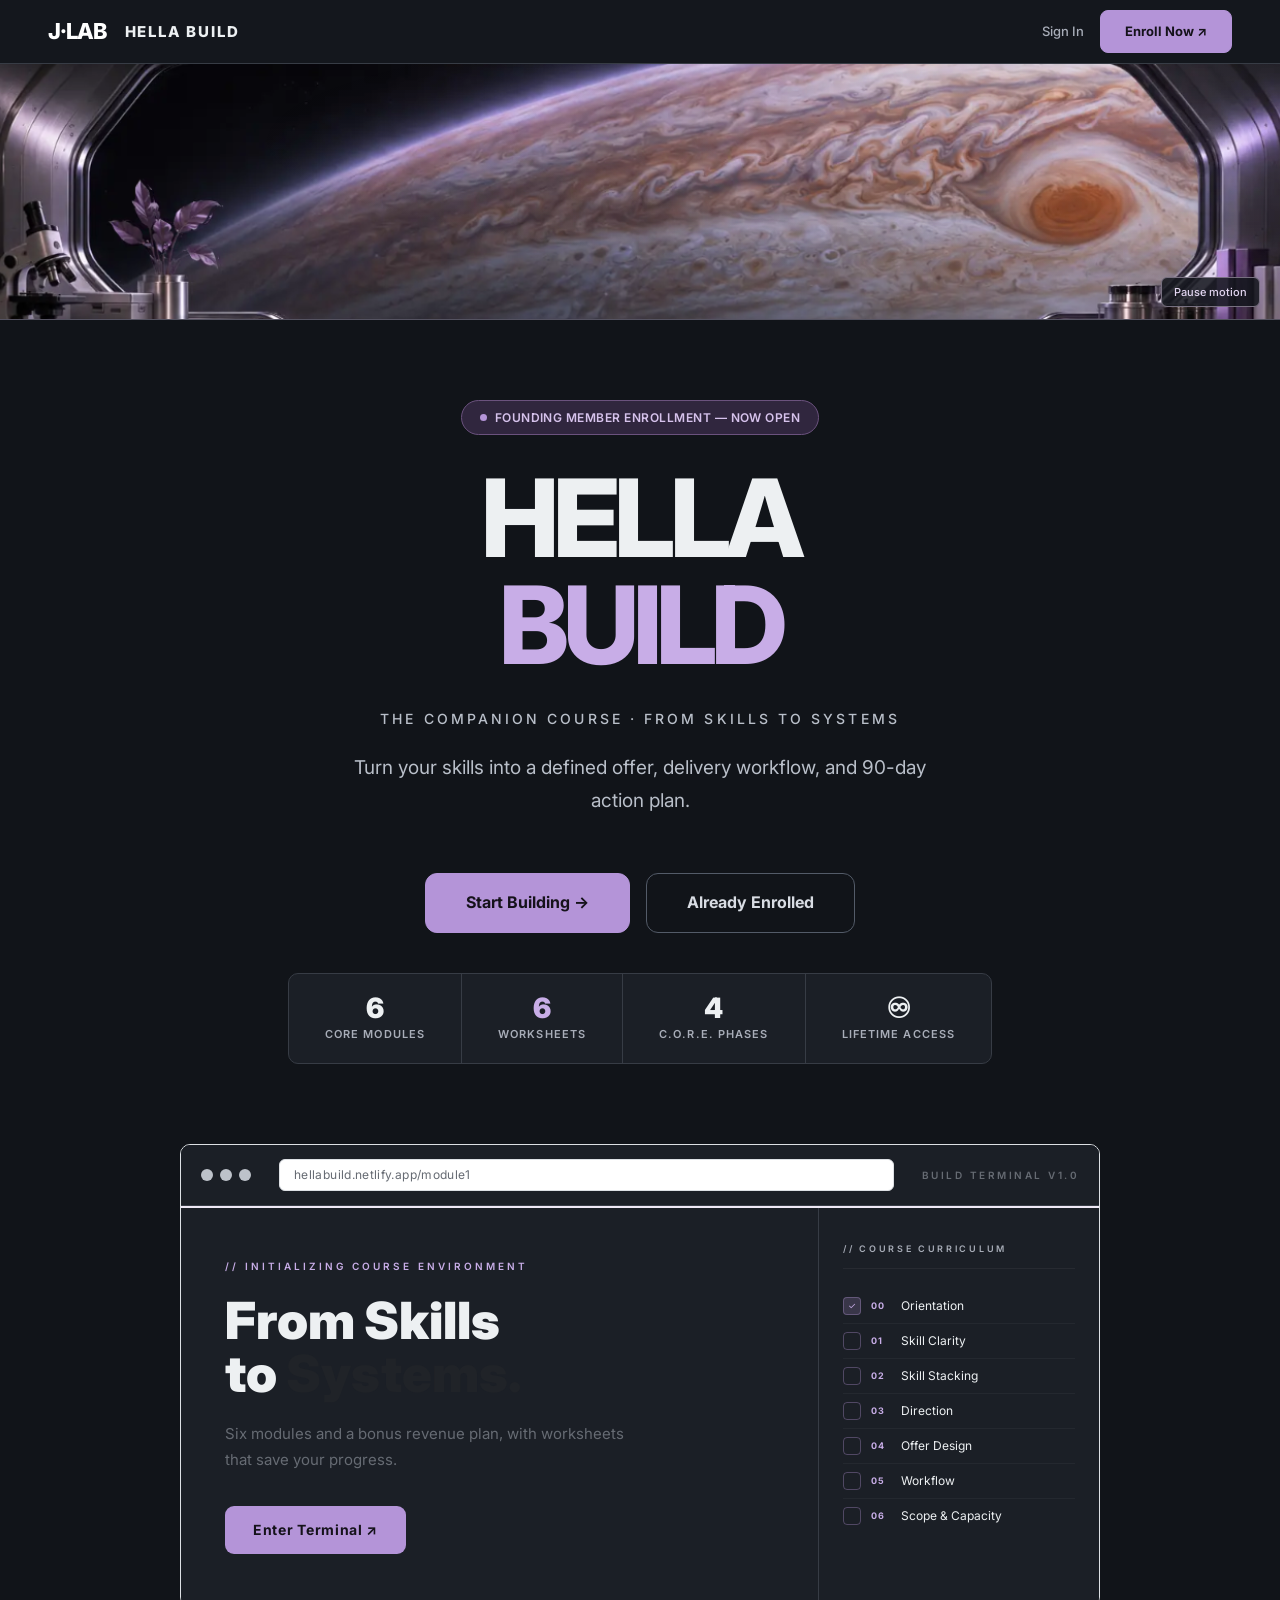
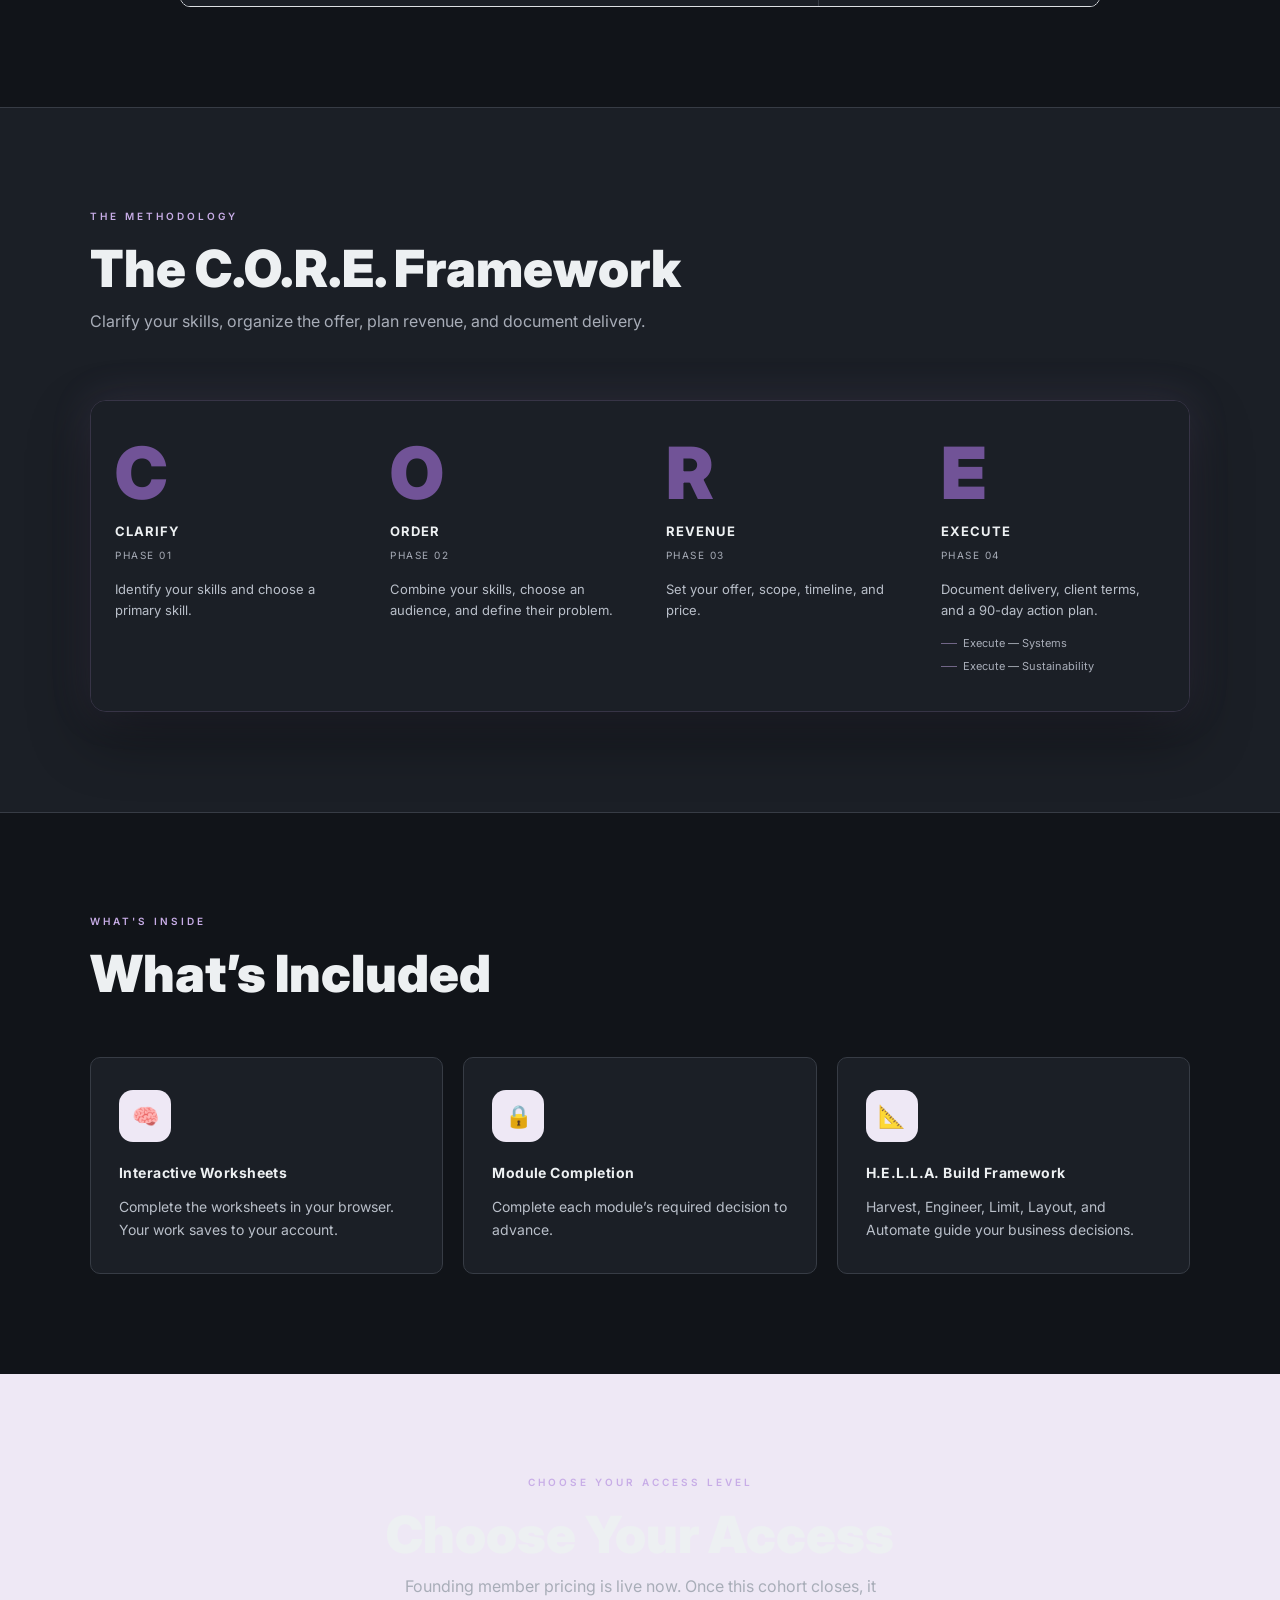
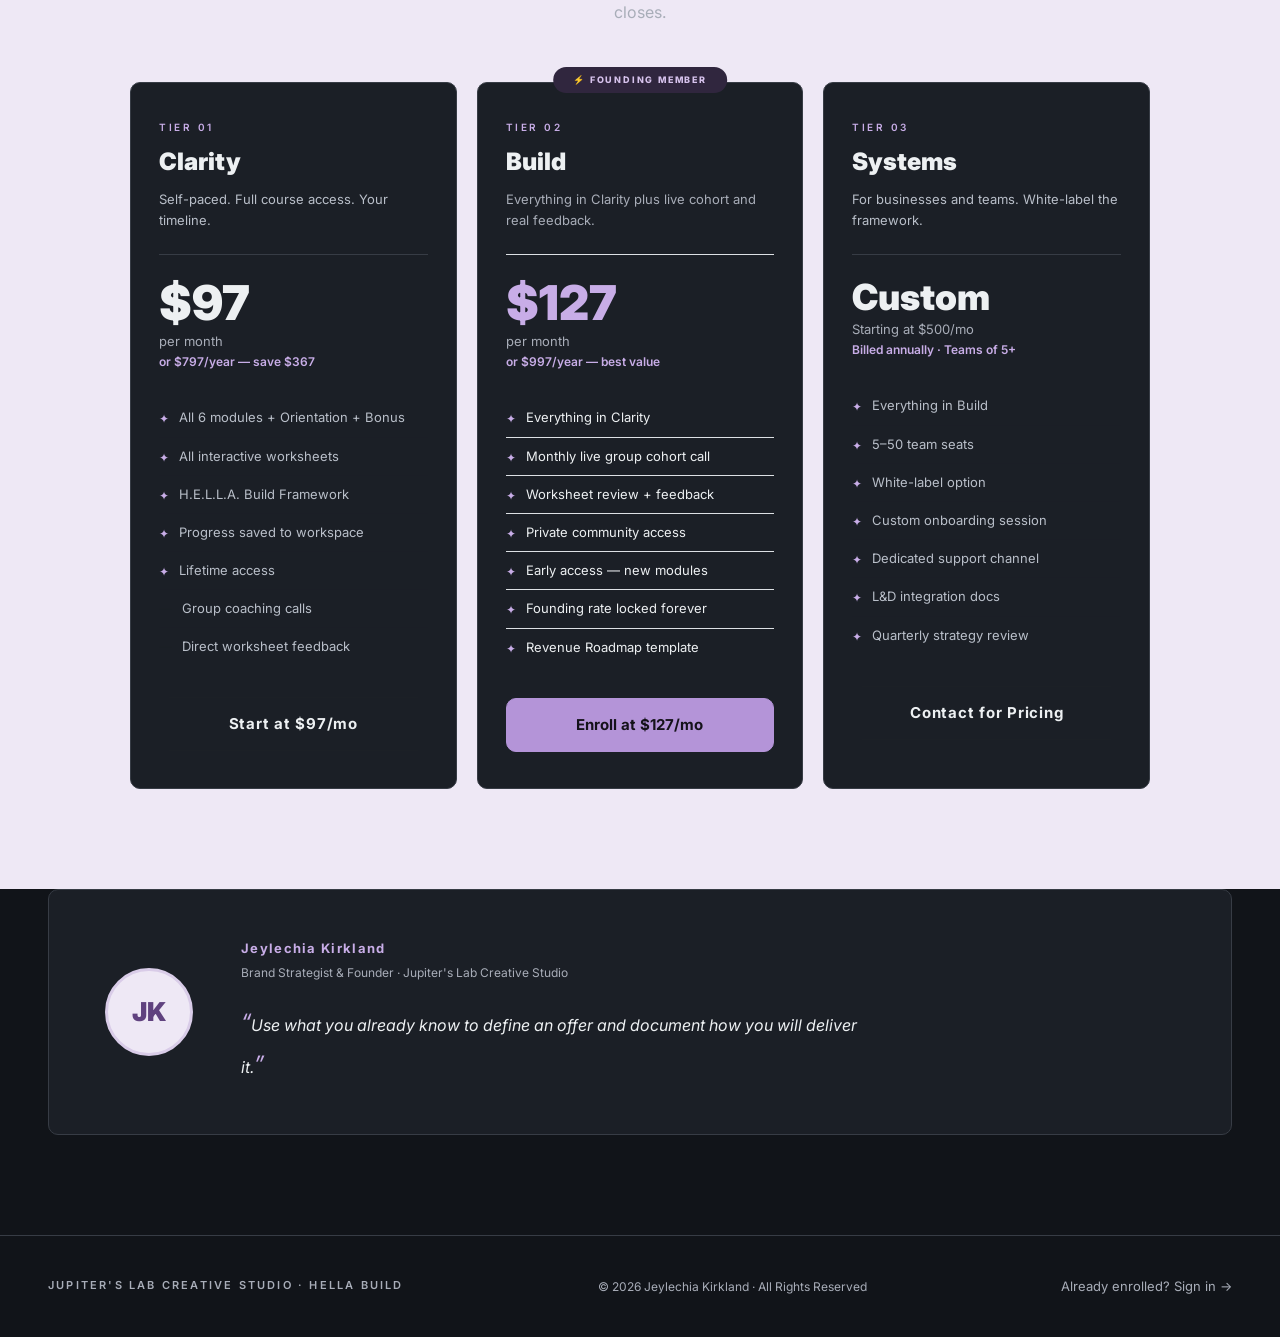
<file: index.html>
<!DOCTYPE html>
<html lang="en">
<head>
<meta charset="UTF-8">
<meta name="viewport" content="width=device-width, initial-scale=1.0">
<title>Hella Build — From Skills to Systems</title>
<link href="https://fonts.googleapis.com/css2?family=Orbitron:wght@400;500;600;700;800;900&family=Outfit:wght@300;400;500;600;700&display=swap" rel="stylesheet">
<style>
:root {
  --navy:#202328; --navy2:#F3F4F5;
  --gold:#715397; --gold2:#B494D8;
  --cyan:#715397; --white:#FFFFFF;
  --off:#F3F4F5; --text:#202328; --muted:#666B73;
  --border:rgba(32,35,40,0.1);
}
*,*::before,*::after{margin:0;padding:0;box-sizing:border-box;}
html{scroll-behavior:smooth;}
body{background:var(--off);color:var(--text);font-family:'Inter',sans-serif;font-size:16px;line-height:1.6;overflow-x:hidden;-webkit-font-smoothing:antialiased;}
body::before{content:'';position:fixed;inset:0;background-image:linear-gradient(rgba(32,35,40,.04) 1px,transparent 1px),linear-gradient(90deg,rgba(32,35,40,.04) 1px,transparent 1px);background-size:48px 48px;pointer-events:none;z-index:0;}

/* NAV */
nav{position:sticky;top:0;z-index:200;background:rgba(245,243,238,.9);backdrop-filter:blur(24px);-webkit-backdrop-filter:blur(24px);border-bottom:1px solid var(--border);padding:0 48px;height:68px;display:flex;align-items:center;justify-content:space-between;}
.nav-brand{display:flex;align-items:center;gap:12px;text-decoration:none;}
.nav-mark{width:38px;height:38px;border-radius:10px;background:#1B1F26;display:flex;align-items:center;justify-content:center;font-family:'Inter',sans-serif;font-size:12px;font-weight:800;color:var(--gold);}
.nav-name{font-family:'Inter',sans-serif;font-size:13px;font-weight:700;color:var(--navy);letter-spacing:.1em;}
.nav-sub{font-size:10px;color:var(--muted);letter-spacing:.1em;text-transform:uppercase;}
.nav-actions{display:flex;align-items:center;gap:16px;}
.nav-ghost{font-size:13px;font-weight:500;color:var(--muted);text-decoration:none;transition:color .2s;}
.nav-ghost:hover{color:var(--navy);}
.nav-btn{display:inline-flex;align-items:center;gap:6px;font-family:'Inter',sans-serif;font-size:13px;font-weight:700;letter-spacing:.06em;padding:10px 24px;border-radius:8px;background:#1B1F26;color:var(--gold);text-decoration:none;border:none;cursor:pointer;box-shadow:0 4px 16px rgba(32,35,40,.2);transition:all .2s;}
.nav-btn:hover{transform:translateY(-1px);box-shadow:0 8px 24px rgba(32,35,40,.28);}

/* HERO */
.hero{position:relative;z-index:1;padding:100px 48px 80px;text-align:center;overflow:hidden;}
.hero-ghost{position:absolute;top:50%;left:50%;transform:translate(-50%,-54%);font-family:'Inter',sans-serif;font-size:clamp(100px,16vw,220px);font-weight:900;color:rgba(32,35,40,.04);white-space:nowrap;pointer-events:none;letter-spacing:-.03em;line-height:1;user-select:none;}
.orb{position:absolute;border-radius:50%;pointer-events:none;filter:blur(80px);}
.orb-gold{width:400px;height:400px;background:rgba(180,148,216,.12);top:-80px;right:-60px;}
.orb-cyan{width:360px;height:360px;background:rgba(180,148,216,.08);bottom:-40px;left:-60px;}
.hero-pill{display:inline-flex;align-items:center;gap:8px;padding:7px 18px;border-radius:100px;background:rgba(180,148,216,.12);border:1px solid rgba(180,148,216,.35);font-size:12px;font-weight:600;letter-spacing:.1em;color:#8A6B1A;text-transform:uppercase;margin-bottom:32px;animation:fadeUp .5s ease both;}
.pill-dot{width:7px;height:7px;border-radius:50%;background:var(--gold);animation:pulsegold 2s infinite;}
@keyframes pulsegold{0%,100%{box-shadow:0 0 0 0 rgba(180,148,216,.5)}50%{box-shadow:0 0 0 6px rgba(180,148,216,0)}}
.hero-h1{font-family:'Inter',sans-serif;font-size:clamp(52px,9vw,108px);font-weight:900;line-height:.95;letter-spacing:-.03em;color:var(--navy);margin-bottom:4px;animation:fadeUp .5s .1s ease both;}
.hero-h1-gold{font-family:'Inter',sans-serif;font-size:clamp(52px,9vw,108px);font-weight:900;line-height:.95;letter-spacing:-.03em;background:#EEE8F5;-webkit-background-clip:text;-webkit-text-fill-color:transparent;background-clip:text;margin-bottom:32px;animation:fadeUp .5s .15s ease both;}
.hero-sub{font-family:'Inter',sans-serif;font-size:clamp(11px,1.5vw,14px);font-weight:500;letter-spacing:.22em;color:var(--muted);text-transform:uppercase;margin-bottom:20px;animation:fadeUp .5s .2s ease both;}
.hero-desc{font-size:clamp(15px,2vw,19px);color:var(--muted);max-width:580px;margin:0 auto 56px;line-height:1.75;animation:fadeUp .5s .25s ease both;}
.hero-desc strong{color:var(--text);font-weight:600;}
.hero-cta{display:inline-flex;gap:16px;flex-wrap:wrap;justify-content:center;margin-bottom:72px;animation:fadeUp .5s .3s ease both;}
.btn-primary{display:inline-flex;align-items:center;gap:8px;font-family:'Inter',sans-serif;font-size:16px;font-weight:700;letter-spacing:.05em;padding:16px 40px;border-radius:12px;text-decoration:none;border:none;cursor:pointer;background:#1B1F26;color:var(--gold);box-shadow:0 8px 32px rgba(32,35,40,.25),inset 0 1px 0 rgba(255,255,255,.06);transition:all .25s;}
.btn-primary:hover{transform:translateY(-3px);box-shadow:0 16px 48px rgba(32,35,40,.35),0 0 40px rgba(180,148,216,.25);}
.btn-ghost{display:inline-flex;align-items:center;gap:8px;font-family:'Inter',sans-serif;font-size:16px;font-weight:700;letter-spacing:.05em;padding:16px 40px;border-radius:12px;text-decoration:none;border:1.5px solid rgba(32,35,40,.2);background:transparent;color:var(--navy);cursor:pointer;transition:all .25s;}
.btn-ghost:hover{border-color:var(--navy);background:rgba(32,35,40,.04);transform:translateY(-2px);}
.stats-strip{display:inline-flex;border:1px solid var(--border);border-radius:16px;background:#1B1F26;overflow:hidden;box-shadow:0 4px 32px rgba(32,35,40,.07);animation:fadeUp .5s .35s ease both;}
.stat-item{padding:20px 36px;border-right:1px solid var(--border);text-align:center;}
.stat-item:last-child{border-right:none;}
.stat-n{font-family:'Inter',sans-serif;font-size:28px;font-weight:900;color:var(--navy);line-height:1;margin-bottom:4px;}
.stat-n span{color:var(--gold);}
.stat-l{font-size:11px;font-weight:600;letter-spacing:.1em;text-transform:uppercase;color:var(--muted);}

/* TERMINAL */
.terminal-wrap{position:relative;z-index:1;padding:0 48px 100px;animation:fadeUp .5s .4s ease both;}
.terminal-3d{max-width:920px;margin:0 auto;transform:perspective(1400px) rotateX(4deg);transition:transform .5s ease;}
.terminal-3d:hover{transform:perspective(1400px) rotateX(0deg);}
.terminal-3d::before{content:'';position:absolute;inset:-2px;border-radius:20px;background:#EEE8F5;z-index:-1;filter:blur(14px);opacity:.55;}
.term-card{border-radius:18px;overflow:hidden;box-shadow:0 40px 80px rgba(32,35,40,.4),0 0 0 1px rgba(180,148,216,.2);}
.term-bar{background:#090e1a;padding:14px 20px;display:flex;align-items:center;gap:12px;border-bottom:1px solid rgba(255,255,255,.04);}
.term-dots{display:flex;gap:7px;}
.tdot{width:12px;height:12px;border-radius:50%;}
.td-r{background:#FF5F57;}.td-y{background:#FEBC2E;}.td-g{background:#28C840;}
.term-url{flex:1;margin:0 16px;background:rgba(255,255,255,.06);border:1px solid rgba(255,255,255,.07);border-radius:6px;padding:5px 14px;font-family:'Inter',sans-serif;font-size:12px;color:#A8ADB8;letter-spacing:.03em;}
.term-label-text{font-family:'Inter',sans-serif;font-size:10px;font-weight:600;letter-spacing:.25em;color:#A8ADB8;text-transform:uppercase;}
.term-body{background:#0C1222;display:grid;grid-template-columns:1fr 280px;position:relative;overflow:hidden;}
/* scanline */
.term-body::after{content:'';position:absolute;left:0;right:0;top:0;height:2px;background:#EEE8F5;animation:scan 5s linear infinite;pointer-events:none;}
@keyframes scan{0%{transform:translateY(0)}100%{transform:translateY(500px)}}
.term-main{padding:52px 44px;border-right:1px solid rgba(255,255,255,.05);}
.term-eyebrow{font-family:'Inter',sans-serif;font-size:10px;font-weight:600;letter-spacing:.3em;text-transform:uppercase;color:var(--cyan);margin-bottom:20px;animation:glowcyan 2.5s infinite;}
@keyframes glowcyan{0%,100%{opacity:.7}50%{opacity:1;text-shadow:0 0 20px rgba(180,148,216,.7)}}
.term-h{font-family:'Inter',sans-serif;font-size:clamp(32px,4vw,52px);font-weight:900;line-height:1.05;color:var(--text);margin-bottom:20px;}
.term-h em{font-style:normal;color:var(--gold);}
.term-p{font-size:15px;color:#A8ADB8;line-height:1.75;max-width:420px;margin-bottom:32px;}
.term-p em{font-style:normal;color:var(--gold);font-weight:600;}
.term-btn{display:inline-flex;align-items:center;gap:8px;padding:13px 28px;border-radius:9px;background:var(--gold);color:var(--navy);font-family:'Inter',sans-serif;font-size:14px;font-weight:700;letter-spacing:.05em;text-decoration:none;border:none;cursor:pointer;box-shadow:0 4px 20px rgba(180,148,216,.4);transition:all .2s;}
.term-btn:hover{background:var(--gold2);transform:translateY(-2px);}
.term-sidebar{padding:36px 24px;}
.ts-head{font-family:'Inter',sans-serif;font-size:9px;font-weight:600;letter-spacing:.3em;text-transform:uppercase;color:#A8ADB8;margin-bottom:20px;padding-bottom:12px;border-bottom:1px solid rgba(255,255,255,.05);}
.mod-row{display:flex;align-items:center;gap:10px;padding:8px 0;border-bottom:1px solid rgba(255,255,255,.04);}
.mod-row:last-child{border-bottom:none;}
.mod-box{width:18px;height:18px;border-radius:4px;border:1px solid rgba(180,148,216,.35);display:flex;align-items:center;justify-content:center;font-size:9px;color:var(--gold);flex-shrink:0;}
.mod-box.done{background:rgba(180,148,216,.2);}
.mod-num{font-family:'Inter',sans-serif;font-size:9px;font-weight:700;color:var(--gold);letter-spacing:.08em;min-width:20px;}
.mod-name{font-size:12px;color:#A8ADB8;flex:1;line-height:1.3;}

/* C.O.R.E. */
.core-section{position:relative;z-index:1;padding:100px 48px;background:#1B1F26;overflow:hidden;}
.core-section::before{content:'C.O.R.E.';position:absolute;bottom:-40px;right:-20px;font-family:'Inter',sans-serif;font-size:200px;font-weight:900;color:#A8ADB8;pointer-events:none;letter-spacing:-.02em;line-height:1;}
.core-section::after{content:'';position:absolute;top:-200px;left:50%;transform:translateX(-50%);width:700px;height:700px;border-radius:50%;background:#EEE8F5;pointer-events:none;}
.eyebrow{font-family:'Inter',sans-serif;font-size:10px;font-weight:600;letter-spacing:.3em;text-transform:uppercase;color:var(--cyan);margin-bottom:16px;}
.section-h{font-family:'Inter',sans-serif;font-size:clamp(28px,4vw,52px);font-weight:900;line-height:1.1;margin-bottom:16px;}
.core-grid{display:grid;grid-template-columns:repeat(4,1fr);gap:3px;border-radius:16px;overflow:hidden;border:1px solid rgba(180,148,216,.18);box-shadow:0 24px 60px rgba(0,0,0,.4),0 0 40px rgba(180,148,216,.15);}
.core-phase{background:rgba(255,255,255,.03);padding:36px 24px;position:relative;transition:background .25s,transform .25s;cursor:default;overflow:hidden;}
.core-phase:hover{background:rgba(180,148,216,.07);transform:translateY(-4px);z-index:2;}
.core-phase::before{content:'';position:absolute;top:0;left:0;right:0;height:3px;background:#EEE8F5;opacity:0;transition:opacity .25s;}
.core-phase:hover::before{opacity:1;}
.phase-letter{font-family:'Inter',sans-serif;font-size:72px;font-weight:900;background:#EEE8F5;-webkit-background-clip:text;-webkit-text-fill-color:transparent;background-clip:text;line-height:1;margin-bottom:12px;}
.phase-name{font-family:'Inter',sans-serif;font-size:13px;font-weight:700;color:var(--text);letter-spacing:.08em;text-transform:uppercase;margin-bottom:6px;}
.phase-num{font-size:10px;color:#A8ADB8;letter-spacing:.15em;text-transform:uppercase;margin-bottom:16px;}
.phase-desc{font-size:13px;color:#A8ADB8;line-height:1.6;}
.phase-parts{margin-top:14px;display:flex;flex-direction:column;gap:5px;}
.phase-part{display:flex;align-items:center;gap:6px;font-size:11px;color:#A8ADB8;}
.phase-part::before{content:'';width:16px;height:1px;background:var(--gold);opacity:.5;flex-shrink:0;}

/* FEATURES */
.features-section{position:relative;z-index:1;padding:100px 48px;}
.features-grid{display:grid;grid-template-columns:repeat(3,1fr);gap:20px;margin-top:56px;}
.feat-card{background:#1B1F26;border-radius:16px;padding:32px 28px;border:1px solid var(--border);position:relative;overflow:hidden;transition:transform .25s,box-shadow .25s;box-shadow:0 4px 16px rgba(32,35,40,.06);}
.feat-card:hover{transform:translateY(-6px) scale(1.01);box-shadow:0 20px 48px rgba(32,35,40,.13),0 0 30px rgba(180,148,216,.2);}
.feat-card::after{content:'';position:absolute;top:-50%;left:-50%;width:200%;height:200%;background:#EEE8F5;transform:translateX(-100%);transition:transform .6s;}
.feat-card:hover::after{transform:translateX(100%);}
.feat-icon{width:52px;height:52px;border-radius:14px;background:#1B1F26;display:flex;align-items:center;justify-content:center;font-size:22px;margin-bottom:20px;box-shadow:0 4px 16px rgba(32,35,40,.2);}
.feat-title{font-family:'Inter',sans-serif;font-size:14px;font-weight:700;color:var(--navy);margin-bottom:10px;letter-spacing:.03em;}
.feat-desc{font-size:14px;color:var(--muted);line-height:1.65;}

/* PRICING */
.pricing-section{position:relative;z-index:1;padding:100px 48px;}
.pricing-grid{display:grid;grid-template-columns:repeat(3,1fr);gap:20px;max-width:1020px;margin:56px auto 0;}
.plan{border-radius:20px;padding:36px 28px;border:1.5px solid var(--border);background:#1B1F26;position:relative;transition:transform .25s,box-shadow .25s;box-shadow:0 4px 24px rgba(32,35,40,.07);}
.plan:hover{transform:translateY(-6px);box-shadow:0 24px 56px rgba(32,35,40,.14);}
.plan.featured{background:#1B1F26;border-color:rgba(180,148,216,.35);box-shadow:0 24px 60px rgba(32,35,40,.3),0 0 40px rgba(180,148,216,.2);transform:scale(1.03);}
.plan.featured:hover{transform:scale(1.03) translateY(-6px);}
.plan-badge{position:absolute;top:-16px;left:50%;transform:translateX(-50%);background:var(--gold);color:var(--navy);font-family:'Inter',sans-serif;font-size:9px;font-weight:800;letter-spacing:.2em;text-transform:uppercase;padding:6px 20px;border-radius:100px;white-space:nowrap;box-shadow:0 4px 12px rgba(180,148,216,.4);}
.plan-tier{font-family:'Inter',sans-serif;font-size:10px;font-weight:600;letter-spacing:.25em;color:var(--gold);text-transform:uppercase;margin-bottom:8px;}
.plan-name{font-family:'Inter',sans-serif;font-size:24px;font-weight:900;color:var(--navy);margin-bottom:8px;}
.plan.featured .plan-name{color:var(--text);}
.plan-tag{font-size:13px;color:var(--muted);margin-bottom:24px;min-height:40px;}
.plan.featured .plan-tag{color:#A8ADB8;}
.plan-div{height:1px;background:var(--border);margin-bottom:24px;}
.plan.featured .plan-div{background:rgba(255,255,255,.1);}
.price-n{font-family:'Inter',sans-serif;font-size:48px;font-weight:900;line-height:1;color:var(--navy);}
.plan.featured .price-n{color:var(--gold);}
.price-p{font-size:13px;color:var(--muted);margin-top:4px;}
.plan.featured .price-p{color:#A8ADB8;}
.price-a{font-size:12px;color:var(--gold);font-weight:600;margin-bottom:28px;}
.plan-feats{list-style:none;margin-bottom:32px;}
.pf{display:flex;align-items:flex-start;gap:10px;padding:8px 0;font-size:13px;color:var(--muted);border-bottom:1px solid rgba(32,35,40,.05);}
.plan.featured .pf{color:#EDF0F2;border-color:#A8ADB8;}
.pf:last-child{border-bottom:none;}
.pf-dot{color:var(--gold);font-size:12px;flex-shrink:0;padding-top:2px;}
.pf-off{color:rgba(32,35,40,.25);}
.plan.featured .pf-off{color:#A8ADB8;}
.plan-btn{display:flex;justify-content:center;padding:14px 28px;border-radius:10px;font-family:'Inter',sans-serif;font-size:15px;font-weight:700;letter-spacing:.05em;text-decoration:none;border:none;cursor:pointer;width:100%;transition:all .2s;}
.btn-out{background:transparent;color:var(--navy);border:1.5px solid rgba(32,35,40,.2);}
.btn-out:hover{border-color:var(--navy);background:rgba(32,35,40,.04);}
.btn-gld{background:var(--gold);color:var(--navy);box-shadow:0 4px 20px rgba(180,148,216,.4);animation:pulsegold 3s infinite;}
.btn-gld:hover{background:var(--gold2);transform:translateY(-2px);box-shadow:0 8px 28px rgba(180,148,216,.5);}

/* FOUNDER */
.founder-section{position:relative;z-index:1;padding:0 48px 100px;}
.founder-card{background:#1B1F26;border-radius:20px;padding:48px 56px;display:flex;align-items:center;gap:48px;border:1px solid rgba(180,148,216,.2);box-shadow:0 24px 60px rgba(32,35,40,.2),0 0 40px rgba(180,148,216,.1);position:relative;overflow:hidden;}
.founder-card::before{content:'';position:absolute;top:-100px;right:-100px;width:400px;height:400px;border-radius:50%;background:#EEE8F5;pointer-events:none;}
.founder-av{width:88px;height:88px;border-radius:50%;background:#EEE8F5;display:flex;align-items:center;justify-content:center;font-family:'Inter',sans-serif;font-size:26px;font-weight:900;color:var(--navy);flex-shrink:0;border:3px solid rgba(180,148,216,.5);box-shadow:0 0 0 8px rgba(180,148,216,.1);}
.founder-name{font-family:'Inter',sans-serif;font-size:13px;font-weight:700;color:var(--gold);letter-spacing:.1em;margin-bottom:4px;}
.founder-role{font-size:12px;color:#A8ADB8;margin-bottom:20px;}
.founder-q{font-size:16px;color:#EDF0F2;line-height:1.75;max-width:640px;font-style:italic;}
.founder-q::before{content:'\201C';color:var(--gold);font-size:24px;}
.founder-q::after{content:'\201D';color:var(--gold);font-size:24px;}

/* FOOTER */
footer{position:relative;z-index:1;padding:40px 48px;border-top:1px solid var(--border);display:flex;align-items:center;justify-content:space-between;flex-wrap:wrap;gap:16px;}
.footer-brand{font-family:'Inter',sans-serif;font-size:11px;font-weight:600;letter-spacing:.2em;color:var(--muted);text-transform:uppercase;}
.footer-copy{font-size:12px;color:var(--muted);}
.footer-link{font-size:13px;color:var(--muted);text-decoration:none;transition:color .2s;}
.footer-link:hover{color:var(--navy);}

@keyframes fadeUp{from{opacity:0;transform:translateY(24px)}to{opacity:1;transform:translateY(0)}}

@media(max-width:1024px){
  .core-grid{grid-template-columns:repeat(2,1fr);}
  .features-grid{grid-template-columns:repeat(2,1fr);}
  .pricing-grid{grid-template-columns:1fr;max-width:440px;margin-left:auto;margin-right:auto;}
  .plan.featured{transform:none;}
  .plan.featured:hover{transform:translateY(-6px);}
  .term-body{grid-template-columns:1fr;}
  .term-sidebar{display:none;}
}
@media(max-width:768px){
  nav,footer{padding:0 20px;height:60px;}
  .hero,.terminal-wrap,.core-section,.features-section,.pricing-section,.founder-section{padding-left:20px;padding-right:20px;}
  .core-grid{grid-template-columns:1fr 1fr;}
  .features-grid{grid-template-columns:1fr;}
  .stats-strip{flex-direction:column;max-width:300px;}
  .stat-item{border-right:none;border-bottom:1px solid var(--border);}
  .stat-item:last-child{border-bottom:none;}
  .founder-card{flex-direction:column;text-align:center;padding:36px 28px;gap:28px;}
}
</style>
<link rel="stylesheet" href="workspace.css?v=2">
<link rel="stylesheet" href="entry.css?v=2">
<link rel="stylesheet" href="ship.css?v=3">
<script src="ship.js?v=2" defer></script>
</head>
<body>

<nav>
  <a href="index.html" class="nav-brand">
    <div class="nav-mark">HS</div>
    <div>
      <div class="nav-name">BUILD TERMINAL</div>
      <div class="nav-sub">Jupiter's Lab Creative Studio</div>
    </div>
  </a>
  <div class="nav-actions">
    <a href="login.html" class="nav-ghost">Sign In</a>
    <a href="#pricing" class="nav-btn">Enroll Now ↗</a>
  </div>
</nav>

<!-- HERO -->
<section class="hero">
  <div class="orb orb-gold"></div>
  <div class="orb orb-cyan"></div>
  <div class="hero-ghost">BUILD</div>
  <div class="hero-pill"><div class="pill-dot"></div>Founding Member Enrollment — Now Open</div>
  <h1 class="hero-h1">HELLA</h1>
  <div class="hero-h1-gold">BUILD</div>
  <p class="hero-sub">The Companion Course · From Skills to Systems</p>
  <p class="hero-desc">Turn your skills into a defined offer, delivery workflow, and 90-day action plan.</p>
  <div class="hero-cta">
    <a href="#pricing" class="btn-primary">Start Building →</a>
    <a href="login.html" class="btn-ghost">Already Enrolled</a>
  </div>
  <div class="stats-strip">
    <div class="stat-item"><div class="stat-n">6</div><div class="stat-l">Core Modules</div></div>
    <div class="stat-item"><div class="stat-n"><span>6</span></div><div class="stat-l">Worksheets</div></div>
    <div class="stat-item"><div class="stat-n">4</div><div class="stat-l">C.O.R.E. Phases</div></div>
    <div class="stat-item"><div class="stat-n">♾</div><div class="stat-l">Lifetime Access</div></div>
  </div>
</section>

<!-- TERMINAL — fixed contrast -->
<div class="terminal-wrap">
  <div class="terminal-3d">
    <div class="term-card" style="position:relative;">
      <div class="term-bar">
        <div class="term-dots"><div class="tdot td-r"></div><div class="tdot td-y"></div><div class="tdot td-g"></div></div>
        <div class="term-url">hellabuild.netlify.app/module1</div>
        <div class="term-label-text">Build Terminal v1.0</div>
      </div>
      <div class="term-body">
        <div class="term-main">
          <div class="term-eyebrow">// Initializing Course Environment</div>
          <h2 class="term-h">From Skills<br>to <em>Systems.</em></h2>
          <p class="term-p">Six modules and a bonus revenue plan, with worksheets that save your progress.</p>
          <a href="#pricing" class="term-btn">Enter Terminal ↗</a>
        </div>
        <div class="term-sidebar">
          <div class="ts-head">// Course Curriculum</div>
          <div class="mod-row"><div class="mod-box done">✓</div><div class="mod-num">00</div><div class="mod-name">Orientation</div></div>
          <div class="mod-row"><div class="mod-box"></div><div class="mod-num">01</div><div class="mod-name">Skill Clarity</div></div>
          <div class="mod-row"><div class="mod-box"></div><div class="mod-num">02</div><div class="mod-name">Skill Stacking</div></div>
          <div class="mod-row"><div class="mod-box"></div><div class="mod-num">03</div><div class="mod-name">Direction</div></div>
          <div class="mod-row"><div class="mod-box"></div><div class="mod-num">04</div><div class="mod-name">Offer Design</div></div>
          <div class="mod-row"><div class="mod-box"></div><div class="mod-num">05</div><div class="mod-name">Workflow</div></div>
          <div class="mod-row"><div class="mod-box"></div><div class="mod-num">06</div><div class="mod-name">Scope &amp; Capacity</div></div>


        </div>
      </div>
    </div>
  </div>
</div>

<!-- C.O.R.E. FRAMEWORK -->
<section class="core-section">
  <div style="max-width:1100px;margin:0 auto;position:relative;z-index:1;">
    <div class="eyebrow">The Methodology</div>
    <h2 class="section-h" style="color:var(--text);margin-bottom:12px;">The C.O.R.E. Framework</h2>
    <p style="font-size:16px;color:#666B73;max-width:560px;line-height:1.7;margin-bottom:64px;">Clarify your skills, organize the offer, plan revenue, and document delivery.</p>
    <div class="core-grid">
      <div class="core-phase">
        <div class="phase-letter">C</div>
        <div class="phase-name">Clarify</div>
        <div class="phase-num">Phase 01</div>
        <div class="phase-desc">Identify your skills and choose a primary skill.</div>
      </div>
      <div class="core-phase">
        <div class="phase-letter">O</div>
        <div class="phase-name">Order</div>
        <div class="phase-num">Phase 02</div>
        <div class="phase-desc">Combine your skills, choose an audience, and define their problem.</div>
      </div>
      <div class="core-phase">
        <div class="phase-letter">R</div>
        <div class="phase-name">Revenue</div>
        <div class="phase-num">Phase 03</div>
        <div class="phase-desc">Set your offer, scope, timeline, and price.</div>
      </div>
      <div class="core-phase">
        <div class="phase-letter">E</div>
        <div class="phase-name">Execute</div>
        <div class="phase-num">Phase 04</div>
        <div class="phase-desc">Document delivery, client terms, and a 90-day action plan.</div>
        <div class="phase-parts">
          <div class="phase-part">Execute — Systems</div>
          <div class="phase-part">Execute — Sustainability</div>
        </div>
      </div>
    </div>
  </div>
</section>

<!-- FEATURES -->
<section class="features-section">
  <div style="max-width:1100px;margin:0 auto;">
    <div class="eyebrow" style="color:var(--gold);">What's Inside</div>
    <h2 class="section-h" style="color:var(--navy);">What’s Included</h2>
    <div class="features-grid">
      <div class="feat-card"><div class="feat-icon">🧠</div><div class="feat-title">Interactive Worksheets</div><div class="feat-desc">Complete the worksheets in your browser. Your work saves to your account.</div></div>
      <div class="feat-card"><div class="feat-icon">🔒</div><div class="feat-title">Module Completion</div><div class="feat-desc">Complete each module’s required decision to advance.</div></div>



      <div class="feat-card"><div class="feat-icon">📐</div><div class="feat-title">H.E.L.L.A. Build Framework</div><div class="feat-desc">Harvest, Engineer, Limit, Layout, and Automate guide your business decisions.</div></div>
    </div>
  </div>
</section>

<!-- PRICING -->
<section class="pricing-section" id="pricing" style="background:#EEE8F5;">
  <div style="max-width:1100px;margin:0 auto;">
    <div style="text-align:center;">
      <div class="eyebrow" style="color:var(--gold);">Choose Your Access Level</div>
      <h2 class="section-h" style="color:var(--navy);margin-bottom:12px;">Choose Your Access</h2>
      <p style="font-size:16px;color:var(--muted);max-width:480px;margin:0 auto;">Founding member pricing is live now. Once this cohort closes, it closes.</p>
    </div>
    <div class="pricing-grid">
      <div class="plan">
        <div class="plan-tier">Tier 01</div>
        <div class="plan-name">Clarity</div>
        <div class="plan-tag">Self-paced. Full course access. Your timeline.</div>
        <div class="plan-div"></div>
        <div class="price-n">$97</div>
        <div class="price-p">per month</div>
        <div class="price-a">or $797/year — save $367</div>
        <ul class="plan-feats">
          <li class="pf"><span class="pf-dot">✦</span>All 6 modules + Orientation + Bonus</li>
          <li class="pf"><span class="pf-dot">✦</span>All interactive worksheets</li>
          <li class="pf"><span class="pf-dot">✦</span>H.E.L.L.A. Build Framework</li>
          <li class="pf"><span class="pf-dot">✦</span>Progress saved to workspace</li>
          <li class="pf"><span class="pf-dot">✦</span>Lifetime access</li>
          <li class="pf"><span class="pf-off">—</span>Group coaching calls</li>
          <li class="pf"><span class="pf-off">—</span>Direct worksheet feedback</li>
        </ul>
        <a href="YOUR_STRIPE_CLARITY_LINK" class="plan-btn btn-out">Start at $97/mo</a>
      </div>
      <div class="plan featured">
        <div class="plan-badge">⚡ Founding Member</div>
        <div class="plan-tier">Tier 02</div>
        <div class="plan-name">Build</div>
        <div class="plan-tag">Everything in Clarity plus live cohort and real feedback.</div>
        <div class="plan-div"></div>
        <div class="price-n">$127</div>
        <div class="price-p">per month</div>
        <div class="price-a">or $997/year — best value</div>
        <ul class="plan-feats">
          <li class="pf"><span class="pf-dot">✦</span>Everything in Clarity</li>
          <li class="pf"><span class="pf-dot">✦</span>Monthly live group cohort call</li>
          <li class="pf"><span class="pf-dot">✦</span>Worksheet review + feedback</li>
          <li class="pf"><span class="pf-dot">✦</span>Private community access</li>
          <li class="pf"><span class="pf-dot">✦</span>Early access — new modules</li>
          <li class="pf"><span class="pf-dot">✦</span>Founding rate locked forever</li>
          <li class="pf"><span class="pf-dot">✦</span>Revenue Roadmap template</li>
        </ul>
        <a href="YOUR_STRIPE_BUILD_LINK" class="plan-btn btn-gld">Enroll at $127/mo</a>
      </div>
      <div class="plan">
        <div class="plan-tier">Tier 03</div>
        <div class="plan-name">Systems</div>
        <div class="plan-tag">For businesses and teams. White-label the framework.</div>
        <div class="plan-div"></div>
        <div class="price-n" style="font-size:36px;">Custom</div>
        <div class="price-p">Starting at $500/mo</div>
        <div class="price-a">Billed annually · Teams of 5+</div>
        <ul class="plan-feats">
          <li class="pf"><span class="pf-dot">✦</span>Everything in Build</li>
          <li class="pf"><span class="pf-dot">✦</span>5–50 team seats</li>
          <li class="pf"><span class="pf-dot">✦</span>White-label option</li>
          <li class="pf"><span class="pf-dot">✦</span>Custom onboarding session</li>
          <li class="pf"><span class="pf-dot">✦</span>Dedicated support channel</li>
          <li class="pf"><span class="pf-dot">✦</span>L&amp;D integration docs</li>
          <li class="pf"><span class="pf-dot">✦</span>Quarterly strategy review</li>
        </ul>
        <a href="mailto:hello@jupiterslab.com?subject=Systems%20Tier" class="plan-btn btn-out">Contact for Pricing</a>
      </div>
    </div>
  </div>
</section>

<!-- FOUNDER -->
<section class="founder-section">
  <div class="founder-card">
    <div class="founder-av">JK</div>
    <div>
      <div class="founder-name">Jeylechia Kirkland</div>
      <div class="founder-role">Brand Strategist &amp; Founder · Jupiter's Lab Creative Studio</div>
      <p class="founder-q">Use what you already know to define an offer and document how you will deliver it.</p>
    </div>
  </div>
</section>

<footer>
  <div class="footer-brand">Jupiter's Lab Creative Studio · Hella Build</div>
  <div class="footer-copy">© 2026 Jeylechia Kirkland · All Rights Reserved</div>
  <a href="login.html" class="footer-link">Already enrolled? Sign in →</a>
</footer>

</body>
</html>
</file>
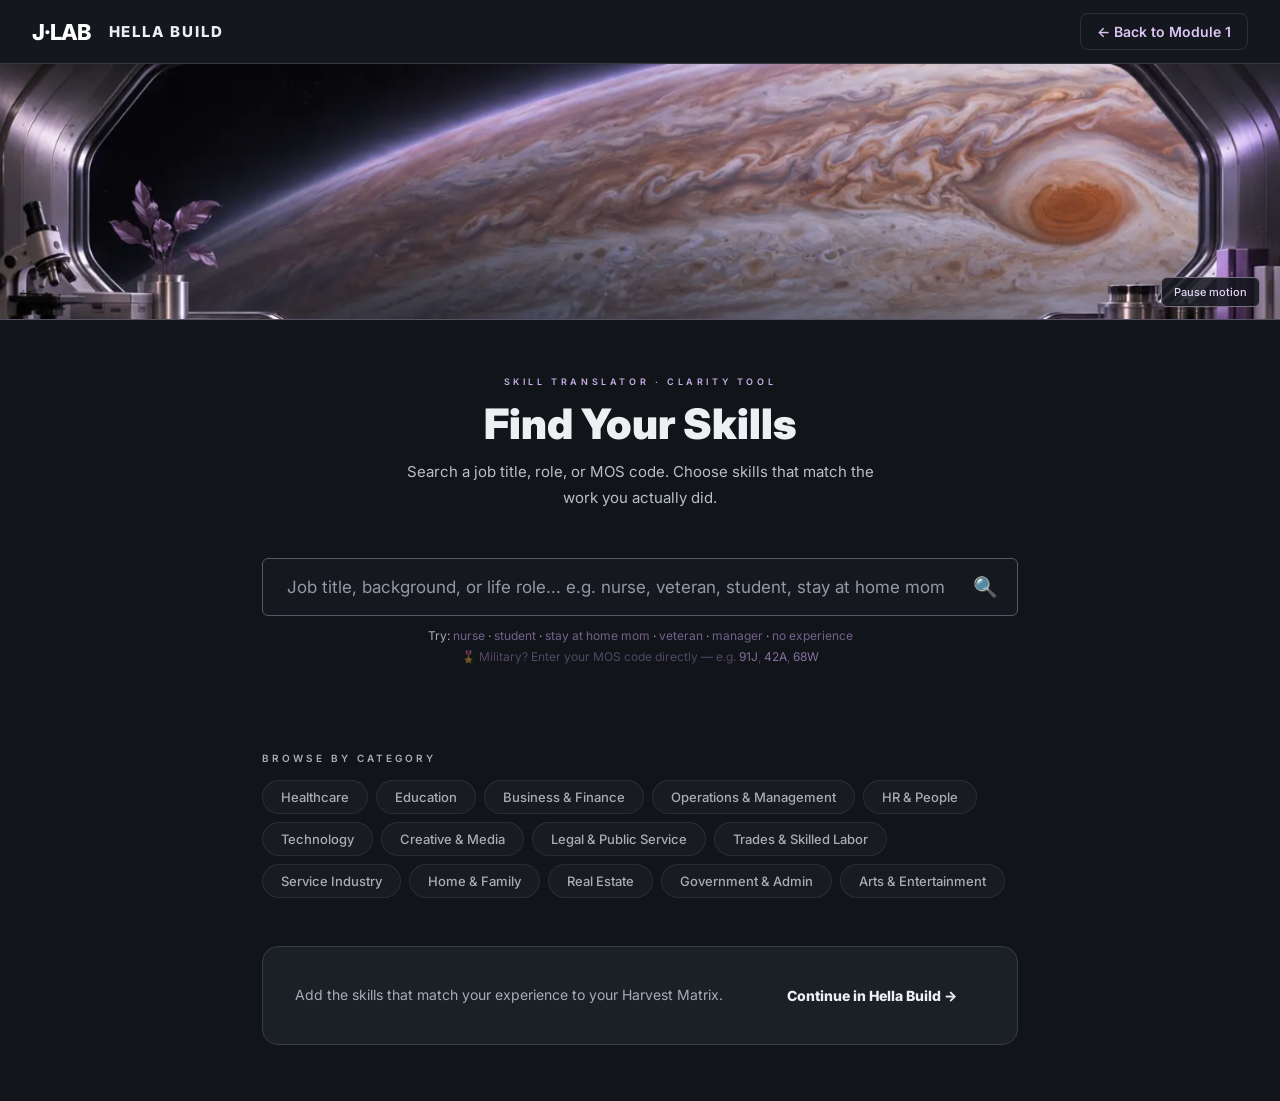
<file: skill-translator.html>
<!DOCTYPE html>
<html lang="en">
<head>
<meta charset="UTF-8">
<meta name="viewport" content="width=device-width, initial-scale=1.0">
<title>Skill Translator — Jupiter's Lab</title>
<link href="https://fonts.googleapis.com/css2?family=Orbitron:wght@400;500;600;700;800;900&family=Outfit:wght@300;400;500;600;700&display=swap" rel="stylesheet">
<style>
:root{--navy:#202328;--navy2:#F3F4F5;--gold:#715397;--gold2:#B494D8;--cyan:#715397;--white:#FFFFFF;--off:#F3F4F5;--text:#202328;--muted:#666B73;--border:rgba(32,35,40,0.1);--gold-border:rgba(180,148,216,0.3);}
*,*::before,*::after{margin:0;padding:0;box-sizing:border-box;}
body{background:var(--navy2);color:var(--text);font-family:'Inter',sans-serif;min-height:100vh;-webkit-font-smoothing:antialiased;}
body::before{content:'';position:fixed;inset:0;background-image:linear-gradient(rgba(180,148,216,.03) 1px,transparent 1px),linear-gradient(90deg,rgba(180,148,216,.03) 1px,transparent 1px);background-size:48px 48px;pointer-events:none;z-index:0;}
nav{position:sticky;top:0;z-index:200;background:rgba(10,16,32,.95);backdrop-filter:blur(24px);border-bottom:1px solid rgba(180,148,216,.1);padding:0 32px;height:64px;display:flex;align-items:center;justify-content:space-between;}
.nav-brand{display:flex;align-items:center;gap:10px;text-decoration:none;}
.nav-mark{width:34px;height:34px;border-radius:8px;background:#1B1F26;display:flex;align-items:center;justify-content:center;font-family:'Inter',sans-serif;font-size:11px;font-weight:800;color:var(--navy);}
.nav-name{font-family:'Inter',sans-serif;font-size:12px;font-weight:700;color:var(--gold);letter-spacing:.1em;}
.nav-sub{font-size:10px;color:#A8ADB8;letter-spacing:.1em;text-transform:uppercase;}
.back-btn{display:inline-flex;align-items:center;gap:6px;padding:8px 16px;border-radius:8px;border:1px solid rgba(255,255,255,.1);color:#A8ADB8;font-size:13px;font-weight:600;text-decoration:none;transition:all .2s;background:transparent;cursor:pointer;}
.back-btn:hover{border-color:var(--gold);color:var(--gold);}
.page{max-width:820px;margin:0 auto;padding:56px 32px;position:relative;z-index:1;}
.hero{text-align:center;margin-bottom:48px;}
.hero-eyebrow{font-family:'Inter',sans-serif;font-size:9px;font-weight:600;letter-spacing:.4em;text-transform:uppercase;color:var(--gold);margin-bottom:14px;}
.hero-title{font-family:'Inter',sans-serif;font-size:clamp(26px,4vw,42px);font-weight:900;color:var(--text);line-height:1.1;margin-bottom:12px;}
.hero-title em{font-style:normal;color:var(--gold);}
.hero-sub{font-size:15px;color:#A8ADB8;max-width:480px;margin:0 auto;line-height:1.7;}
.search-wrapper{position:relative;margin-bottom:12px;}
.search-input{width:100%;padding:18px 56px 18px 24px;border:2px solid rgba(180,148,216,.3);border-radius:14px;background:rgba(32,35,40,.6);font-family:'Inter',sans-serif;font-size:17px;color:var(--text);outline:none;transition:all .25s;backdrop-filter:blur(12px);}
.search-input:focus{border-color:var(--gold);background:rgba(32,35,40,.8);box-shadow:0 0 0 4px rgba(180,148,216,.1);}
.search-input::placeholder{color:#A8ADB8;}
.search-icon{position:absolute;right:20px;top:50%;transform:translateY(-50%);font-size:20px;pointer-events:none;}
.search-hint{text-align:center;font-size:12px;color:#A8ADB8;margin-bottom:40px;}
.search-hint span{color:rgba(180,148,216,.6);cursor:pointer;transition:color .2s;}
.search-hint span:hover{color:var(--gold);}
.results-label{font-family:'Inter',sans-serif;font-size:9px;font-weight:600;letter-spacing:.3em;text-transform:uppercase;color:#A8ADB8;margin-bottom:16px;display:none;}
.results-label.show{display:block;}
.results-count{color:var(--gold);}
.results-grid{display:flex;flex-direction:column;gap:12px;margin-bottom:48px;}
.result-card{background:rgba(32,35,40,.5);border:1.5px solid rgba(255,255,255,.07);border-radius:14px;overflow:hidden;transition:all .2s;animation:fadeIn .2s ease;}
@keyframes fadeIn{from{opacity:0;transform:translateY(8px)}to{opacity:1;transform:translateY(0)}}
.result-card:hover{border-color:rgba(180,148,216,.25);transform:translateY(-1px);}
.result-card.highlight{border-color:rgba(180,148,216,.4);background:rgba(32,35,40,.7);}
.rc-top{padding:16px 20px;display:flex;align-items:flex-start;gap:14px;border-bottom:1px solid rgba(255,255,255,.05);}
.rc-icon{font-size:22px;flex-shrink:0;margin-top:2px;}
.rc-left{flex:1;}
.rc-activity{font-size:15px;font-weight:700;color:var(--text);margin-bottom:3px;}
.rc-category{font-family:'Inter',sans-serif;font-size:8px;font-weight:600;letter-spacing:.2em;text-transform:uppercase;color:var(--gold);}
.rc-match{font-size:11px;color:#A8ADB8;margin-left:auto;padding:3px 10px;border-radius:100px;background:rgba(180,148,216,.1);border:1px solid rgba(180,148,216,.2);white-space:nowrap;flex-shrink:0;}
.rc-skills{padding:14px 20px;display:flex;flex-wrap:wrap;gap:8px;}
.skill-tag{display:inline-flex;align-items:center;gap:5px;padding:6px 14px;border-radius:100px;background:rgba(180,148,216,.08);border:1px solid rgba(180,148,216,.2);font-size:12px;font-weight:600;color:var(--cyan);cursor:pointer;transition:all .2s;}
.skill-tag:hover{background:rgba(180,148,216,.15);border-color:rgba(180,148,216,.4);}
.skill-tag.copied{background:rgba(34,197,94,.1);border-color:rgba(34,197,94,.3);color:#86EFAC;}
.rc-context{padding:0 20px 14px;font-size:12px;color:#A8ADB8;line-height:1.55;font-style:italic;}
.empty-state{text-align:center;padding:64px 32px;display:none;}
.empty-state.show{display:block;}
.empty-icon{font-size:48px;margin-bottom:16px;}
.empty-title{font-size:16px;font-weight:600;color:#A8ADB8;margin-bottom:8px;}
.empty-sub{font-size:13px;color:#A8ADB8;line-height:1.6;}
.browse-section{margin-bottom:48px;}
.browse-title{font-family:'Inter',sans-serif;font-size:10px;font-weight:600;letter-spacing:.3em;text-transform:uppercase;color:#A8ADB8;margin-bottom:16px;}
.category-pills{display:flex;flex-wrap:wrap;gap:8px;}
.cat-pill{padding:8px 18px;border-radius:100px;border:1px solid rgba(255,255,255,.08);background:rgba(255,255,255,.03);font-size:13px;font-weight:500;color:#A8ADB8;cursor:pointer;transition:all .2s;}
.cat-pill:hover{border-color:var(--gold);color:var(--gold);background:rgba(180,148,216,.06);}
.cat-pill.active{border-color:var(--gold);color:var(--navy);background:var(--gold);font-weight:700;}
.cta-bar{background:#1B1F26;border:1.5px solid var(--gold-border);border-radius:16px;padding:28px 32px;display:flex;align-items:center;justify-content:space-between;gap:20px;flex-wrap:wrap;}
.cta-text{font-size:14px;color:#A8ADB8;line-height:1.6;}
.cta-text strong{color:var(--gold);}
.cta-btn{display:inline-flex;align-items:center;gap:8px;padding:12px 28px;border-radius:10px;background:#1B1F26;color:var(--navy);font-family:'Inter',sans-serif;font-size:14px;font-weight:800;border:none;cursor:pointer;transition:all .2s;text-decoration:none;white-space:nowrap;}
.cta-btn:hover{transform:translateY(-2px);box-shadow:0 8px 24px rgba(180,148,216,.4);}
.toast{position:fixed;bottom:24px;left:50%;transform:translateX(-50%) translateY(80px);padding:10px 20px;border-radius:10px;font-size:13px;font-weight:600;z-index:999;opacity:0;transition:all .3s;background:rgba(34,197,94,.15);border:1px solid rgba(34,197,94,.3);color:#86EFAC;white-space:nowrap;}
.toast.show{transform:translateX(-50%) translateY(0);opacity:1;}
@media(max-width:600px){.page{padding:32px 20px;}.cta-bar{flex-direction:column;text-align:center;}}
</style>
<link rel="stylesheet" href="workspace.css">
<link rel="stylesheet" href="ship.css?v=3">
<script src="ship.js?v=2" defer></script>
</head>
<body>
<nav>
  <a href="orientation.html" class="nav-brand">
    <div class="nav-mark">JL</div>
    <div><div class="nav-name">JUPITER'S LAB</div><div class="nav-sub">Skill Translator</div></div>
  </a>
  <a href="module1.html" class="back-btn">← Back to Module 1</a>
</nav>
<div class="page">
  <div class="hero">
    <div class="hero-eyebrow">Skill Translator · Clarity Tool</div>
    <h1 class="hero-title">Find Your Skills</h1>
    <p class="hero-sub">Search a job title, role, or MOS code. Choose skills that match the work you actually did.</p>
  </div>
  <div class="search-wrapper">
    <input type="text" class="search-input" id="search-input" placeholder="Job title, background, or life role... e.g. nurse, veteran, student, stay at home mom" oninput="handleSearch(this.value)" autocomplete="off" spellcheck="false">
    <div class="search-icon">🔍</div>
  </div>
  <div class="search-hint">
    Try: <span onclick="quickSearch('nurse')">nurse</span> ·
    <span onclick="quickSearch('student')">student</span> ·
    <span onclick="quickSearch('stay at home mom')">stay at home mom</span> ·
    <span onclick="quickSearch('veteran')">veteran</span> ·
    <span onclick="quickSearch('manager')">manager</span> ·
    <span onclick="quickSearch('no experience')">no experience</span>
    <br><span style="color:rgba(180,148,216,.4);margin-top:6px;display:inline-block;">🎖️ Military? Enter your MOS code directly — e.g. <span onclick="quickSearch('91J')" style="color:rgba(180,148,216,.7);cursor:pointer;">91J</span>, <span onclick="quickSearch('42A')" style="color:rgba(180,148,216,.7);cursor:pointer;">42A</span>, <span onclick="quickSearch('68W')" style="color:rgba(180,148,216,.7);cursor:pointer;">68W</span></span>
  </div>
  <div class="results-label" id="results-label">Showing <span class="results-count" id="results-count">0</span> results</div>
  <div class="results-grid" id="results-grid"></div>
  <div class="empty-state" id="empty-state">
    <div class="empty-icon">🤔</div>
    <div class="empty-title">No exact match — try a different word</div>
    <div class="empty-sub">Try another title, describe a task, or browse the categories.</div>
  </div>
  <div class="browse-section" id="browse-section">
    <div class="browse-title">Browse by Category</div>
    <div class="category-pills" id="category-pills"></div>
  </div>
  <div class="cta-bar">
    <div class="cta-text">Add the skills that match your experience to your Harvest Matrix.</div>
    <a href="module1.html" class="cta-btn">Continue in Hella Build →</a>
  </div>
</div>
<div class="toast" id="toast"></div>
<script>
const SKILLS=[
  {id:1,category:'Healthcare',icon:'🏥',activity:'Registered Nurse / Licensed Nurse',keywords:['nurse','rn','lpn','lvn','registered nurse','nursing','licensed','clinical','hospital','ward','ICU','ER','patient care','bedside'],skills:['Patient assessment','Clinical documentation','Care coordination','Crisis triage','Medication management','Empathetic communication','Team collaboration under pressure'],context:'Nurses operate high-stakes systems daily — that\'s project management, communication, and crisis leadership at once.'},
  {id:2,category:'Healthcare',icon:'🦷',activity:'Dental Assistant / Dental Hygienist',keywords:['dental','dentist','hygienist','dental assistant','teeth','oral health','clinic','orthodontic'],skills:['Clinical procedure coordination','Patient anxiety management','Infection control compliance','Detail-oriented documentation','Appointment systems','Client education'],context:'Dental professionals run precision operations and manage anxious clients — both are high-value transferable skills.'},
  {id:3,category:'Healthcare',icon:'💊',activity:'Pharmacy Technician / Pharmacist',keywords:['pharmacy','pharmacist','tech','prescriptions','medications','drugs','dispensing','retail pharmacy','CVS','Walgreens'],skills:['Prescription management','Regulatory compliance','Customer consultation','Inventory systems','Accuracy under volume','Health literacy education'],context:'Pharmacy work builds compliance expertise, attention to detail, and the ability to explain complex information simply.'},
  {id:4,category:'Healthcare',icon:'🧠',activity:'Therapist / Counselor / Social Worker',keywords:['therapist','counselor','social worker','mental health','LCSW','LPC','psychologist','behavioral health','case manager','therapy'],skills:['Active listening','Behavioral assessment','Crisis intervention','Care planning','Empathetic coaching','Documentation and case management'],context:'Therapists are professional problem-solvers who understand human behavior at a deep level — that transfers everywhere.'},
  {id:5,category:'Healthcare',icon:'🩺',activity:'Medical Assistant / Clinical Coordinator',keywords:['medical assistant','MA','clinical coordinator','front desk','medical office','healthcare admin','scheduling','EHR','EMR','vitals'],skills:['Clinical operations','Patient scheduling','EHR documentation','Insurance verification','Multi-tasking in fast environments','Administrative systems'],context:'Medical assistants are operations professionals who keep clinical environments running — that\'s a systems skill.'},
  {id:6,category:'Healthcare',icon:'🏋️',activity:'Personal Trainer / Fitness Coach',keywords:['personal trainer','fitness coach','gym','trainer','CPT','NASM','ACE','strength','conditioning','athletic','workout','fitness'],skills:['Program design','Behavioral change coaching','Client accountability','Goal setting','Progress tracking','Motivational communication'],context:'Trainers design systems that produce physical results — that\'s curriculum design and behavioral coaching combined.'},
  {id:7,category:'Healthcare',icon:'🥗',activity:'Nutritionist / Health Coach / Dietitian',keywords:['nutritionist','dietitian','health coach','RD','nutrition','wellness','meal planning','weight loss','food','diet','ingredients','labels','nutritional','eating','calories'],skills:['Nutritional guidance','Habit formation coaching','Client behavior change','Health literacy education','Program development','Accountability systems'],context:'Nutrition professionals change how people relate to their own bodies — that\'s deeply skilled behavioral coaching.'},
  {id:8,category:'Healthcare',icon:'🏷️',activity:'Health Educator / Wellness Educator',keywords:['health educator','wellness','community health','public health','prevention','education','outreach','nutrition label','ingredients','reading labels','food literacy'],skills:['Health literacy education','Consumer advocacy','Nutritional label interpretation','Behavior change design','Community outreach','Program facilitation'],context:'Teaching someone to understand what they\'re actually eating or how their body works changes behavior for life — that\'s high-value education.'},
  {id:9,category:'Education',icon:'📚',activity:'Teacher / Educator / Instructor',keywords:['teacher','educator','instructor','professor','faculty','classroom','K-12','elementary','middle school','high school','adjunct','substitute'],skills:['Curriculum design','Instructional delivery','Classroom management','Student assessment','Differentiated learning','Parent communication'],context:'Teachers are full-time curriculum designers and behavioral managers — skills that transfer directly to training and consulting.'},
  {id:10,category:'Education',icon:'👶',activity:'Childcare Worker / Daycare Provider / Nanny',keywords:['childcare','daycare','nanny','babysitter','early childhood','preschool','toddler','infant','caregiver','au pair','after school'],skills:['Child development expertise','Behavior management','Curriculum adaptation','Safety and crisis management','Parent communication','Schedule and routine design'],context:'Childcare professionals manage complex human development daily — that\'s coaching, scheduling, and emotional intelligence at once.'},
  {id:11,category:'Education',icon:'🎓',activity:'School Counselor / Academic Advisor',keywords:['school counselor','academic advisor','college counselor','guidance','advisor','student services','higher ed','admissions','career counselor'],skills:['Student advocacy','Career pathway planning','Crisis support','Goal-setting frameworks','Stakeholder communication','Resource coordination'],context:'Advisors map paths for others — that\'s exactly what coaches and consultants do.'},
  {id:12,category:'Education',icon:'🧑‍🏫',activity:'Corporate Trainer / Learning & Development',keywords:['corporate trainer','L&D','learning and development','training specialist','facilitation','onboarding','employee development','eLearning','instructional designer'],skills:['Adult learning design','Facilitation','Onboarding systems','Skills gap analysis','Content development','Performance assessment'],context:'L&D professionals build systems that transfer knowledge at scale — that\'s a premium consulting skill.'},
  {id:13,category:'Business & Finance',icon:'📊',activity:'Accountant / Bookkeeper / CPA',keywords:['accountant','bookkeeper','CPA','accounting','finance','tax','audit','QuickBooks','financial','controller','CFO','AP','AR'],skills:['Financial analysis','Budget management','Regulatory compliance','Client advisory','Risk assessment','Financial storytelling'],context:'Accountants translate numbers into business decisions — that advisory skill is valuable far beyond spreadsheets.'},
  {id:14,category:'Business & Finance',icon:'💼',activity:'Business Analyst / Data Analyst',keywords:['business analyst','data analyst','BA','analyst','data','reporting','requirements','process improvement','SQL','tableau','power BI','insights'],skills:['Requirements gathering','Data interpretation','Process documentation','Stakeholder communication','Problem diagnosis','Decision support'],context:'Analysts find what\'s broken and describe it clearly — that\'s a consulting superpower.'},
  {id:15,category:'Business & Finance',icon:'🏦',activity:'Bank Teller / Loan Officer / Financial Advisor',keywords:['bank teller','loan officer','financial advisor','banker','mortgage','credit','investments','wealth management','branch','financial planning','Chase','Wells Fargo'],skills:['Client financial assessment','Regulatory compliance','Trust-based relationship building','Financial education','Goal-aligned planning','Risk communication'],context:'Finance professionals help people make life-changing decisions under pressure — that\'s high-trust advisory work.'},
  {id:16,category:'Business & Finance',icon:'📈',activity:'Sales Representative / Account Executive',keywords:['sales','account executive','AE','SDR','BDR','sales rep','territory','quota','B2B','B2C','cold calling','pipeline','revenue','inside sales','outside sales'],skills:['Consultative selling','Objection handling','Pipeline management','Relationship development','Negotiation','Prospecting systems'],context:'Sales professionals build the systems every service business needs to grow — that skill is directly portable.'},
  {id:17,category:'Business & Finance',icon:'🤝',activity:'Account Manager / Customer Success Manager',keywords:['account manager','client success','CSM','customer success','relationship manager','retention','upsell','accounts','SaaS','enterprise'],skills:['Relationship management','Client retention strategy','Expansion planning','Escalation handling','Success planning','Communication cadence'],context:'Account managers keep clients happy and growing — that\'s the blueprint for running a consulting practice.'},
  {id:18,category:'Operations & Management',icon:'📋',activity:'Project Manager / Program Manager',keywords:['project manager','program manager','PM','PMP','scrum','agile','waterfall','delivery','coordination','timeline','PMO','Jira','Asana'],skills:['Project planning','Stakeholder management','Risk mitigation','Resource allocation','Timeline management','Cross-functional coordination'],context:'Project managers make complex things happen on time — that execution skill is the core of any consulting deliverable.'},
  {id:19,category:'Operations & Management',icon:'⚙️',activity:'Operations Manager / Director of Operations',keywords:['operations','ops manager','director of operations','COO','process','efficiency','supply chain','workflow','procedures','systems','ops'],skills:['Operational systems design','Process optimization','Team leadership','Performance management','Vendor management','Scalability planning'],context:'Ops leaders build the infrastructure that makes everything else work — highest-value skill in any growing business.'},
  {id:20,category:'Operations & Management',icon:'🏪',activity:'Retail Manager / Store Manager',keywords:['retail','store manager','retail manager','floor manager','assistant manager','merchandising','inventory','customer service','staff','district manager'],skills:['Team leadership','Inventory management','Customer conflict resolution','Sales performance coaching','Scheduling systems','Visual merchandising'],context:'Retail managers run full business operations daily — P&L, people management, and customer experience simultaneously.'},
  {id:21,category:'Operations & Management',icon:'🚚',activity:'Logistics Coordinator / Supply Chain Manager',keywords:['logistics','supply chain','coordinator','shipping','receiving','warehouse','fulfillment','procurement','vendor','inventory','distribution'],skills:['Logistics systems management','Vendor coordination','Cost optimization','Process documentation','Deadline management','Problem-solving under pressure'],context:'Logistics professionals manage complex moving systems under time pressure — that\'s operations consulting expertise.'},
  {id:22,category:'HR & People',icon:'👥',activity:'Human Resources Manager / HR Generalist',keywords:['HR','human resources','HRBP','generalist','recruiting','talent','employee relations','benefits','compensation','onboarding','HR manager','people ops'],skills:['Talent acquisition','Policy development','Employee relations','Performance management','Compliance','Organizational development'],context:'HR professionals understand people systems at a level most leaders don\'t — that expertise is directly consulting-relevant.'},
  {id:23,category:'HR & People',icon:'🔍',activity:'Recruiter / Talent Acquisition Specialist',keywords:['recruiter','talent acquisition','headhunter','staffing','sourcing','recruiting','hiring','candidate','placement','search','executive search'],skills:['Candidate assessment','Employer branding','Negotiation','Relationship building','Market research','Pipeline development'],context:'Recruiters identify high-value people and sell them on opportunities — that\'s research and persuasion combined.'},
  {id:24,category:'Technology',icon:'💻',activity:'Software Developer / Engineer',keywords:['software','developer','engineer','coding','programming','Python','JavaScript','Java','backend','frontend','fullstack','SWE','dev'],skills:['Problem decomposition','Systems architecture','Technical documentation','Debugging','Collaborative development','Continuous learning'],context:'Developers solve abstract problems with structured logic — that analytical approach transfers to any complex business challenge.'},
  {id:25,category:'Technology',icon:'🔐',activity:'IT / Cybersecurity / IAM Professional',keywords:['IT','cybersecurity','security','IAM','identity','access management','network','infrastructure','sysadmin','CISSP','compliance','SOC','information security'],skills:['Security architecture','Risk assessment','Identity governance','Compliance management','Systems documentation','Stakeholder communication'],context:'Security professionals think in systems and risk — that structured mindset is highly valuable in operations consulting.'},
  {id:26,category:'Technology',icon:'📱',activity:'UX Designer / Product Designer',keywords:['UX','UI','product design','user experience','figma','wireframe','prototype','design thinking','research','usability','interaction design'],skills:['User research','Empathy mapping','Information architecture','Iterative design','Stakeholder presentation','Problem framing'],context:'UX designers are professional empathists — they understand users so deeply they can build what people need before they ask.'},
  {id:27,category:'Technology',icon:'📊',activity:'Data Scientist / Analytics Engineer',keywords:['data scientist','data engineer','analytics','machine learning','AI','Python','R','SQL','modeling','statistics','insights','BI'],skills:['Statistical analysis','Data storytelling','Pattern recognition','Predictive modeling','Business intelligence','Executive communication'],context:'Data scientists translate complexity into clarity — one of the most in-demand business skills available.'},
  {id:28,category:'Creative & Media',icon:'🎨',activity:'Graphic Designer / Brand Designer',keywords:['graphic designer','brand designer','visual','logo','branding','Canva','Photoshop','Illustrator','Adobe','identity','creative director'],skills:['Visual communication','Brand identity development','Client brief interpretation','Typography','Color strategy','Creative direction'],context:'Designers communicate ideas without words — that\'s a strategic skill as much as an aesthetic one.'},
  {id:29,category:'Creative & Media',icon:'📸',activity:'Photographer / Videographer / Content Creator',keywords:['photographer','videographer','content creator','YouTube','TikTok','Instagram','film','camera','editing','production','media','influencer'],skills:['Visual storytelling','Brand expression','Audience engagement','Production planning','Content strategy','Post-production'],context:'Content creators build audiences from scratch — that audience-building skill is directly applicable to any business.'},
  {id:30,category:'Creative & Media',icon:'✍️',activity:'Copywriter / Content Writer / Journalist',keywords:['copywriter','content writer','journalist','blogger','writer','editorial','copy','SEO','ghostwriter','communications','public relations','PR'],skills:['Persuasive writing','Audience psychology','Brand voice','Research and synthesis','Editorial judgment','Content strategy'],context:'Writers who understand persuasion are among the highest-earning service providers in any market.'},
  {id:31,category:'Creative & Media',icon:'🎵',activity:'Musician / Music Producer / Audio Engineer',keywords:['musician','music producer','audio engineer','recording','beats','songwriter','mixing','mastering','artist','performer','rapper','singer'],skills:['Creative production','Sound design','Artist development','Brand building','Audience cultivation','Project management'],context:'Music professionals manage creative projects, clients, and deadlines — skills that translate directly to service business operations.'},
  {id:32,category:'Legal & Public Service',icon:'⚖️',activity:'Paralegal / Legal Assistant / Attorney',keywords:['paralegal','legal assistant','attorney','lawyer','law','legal','contracts','litigation','compliance','court','firm','counsel'],skills:['Contract drafting','Legal research','Document management','Deadline management','Client communication','Risk identification'],context:'Legal professionals work in high-stakes environments with complex documentation — that precision and communication is premium.'},
  {id:33,category:'Legal & Public Service',icon:'🚔',activity:'Law Enforcement / Corrections Officer / Security',keywords:['police','law enforcement','officer','corrections','sheriff','detective','investigator','patrol','security','guard','TSA','federal agent'],skills:['Crisis management','De-escalation','Report documentation','Situational assessment','Leadership under pressure','Community communication'],context:'Law enforcement professionals make high-stakes decisions rapidly and communicate them clearly — that\'s elite leadership training.'},
  {id:34,category:'Legal & Public Service',icon:'🎖️',activity:'Military / Veteran',keywords:['military','veteran','army','navy','air force','marines','coast guard','national guard','reserve','service member','combat','deployment','armed forces'],skills:['Mission planning','Team leadership under pressure','Logistics coordination','Risk assessment','Adaptability','Disciplined execution','Cross-functional communication'],context:'Military experience is one of the most underrated business training programs — the skills are real and transferable.'},
  {id:35,category:'Legal & Public Service',icon:'🌍',activity:'Nonprofit / Social Services / Community Organizer',keywords:['nonprofit','social services','community organizer','advocate','case manager','outreach','NGO','mission','program manager','volunteer','charity','501c3'],skills:['Program development','Grant writing','Stakeholder engagement','Community building','Impact measurement','Resource coordination'],context:'Nonprofit professionals run complex programs on limited budgets — that resourcefulness is a real business skill.'},
  {id:36,category:'Trades & Skilled Labor',icon:'🔨',activity:'Contractor / Construction / Skilled Trades',keywords:['contractor','construction','carpenter','electrician','plumber','HVAC','builder','trades','handyman','remodeling','renovation','general contractor'],skills:['Project estimation','Client expectation management','Vendor coordination','Quality control','Schedule management','Problem-solving on the fly'],context:'Contractors run small businesses every day — estimating, managing clients, and delivering quality on schedule.'},
  {id:37,category:'Trades & Skilled Labor',icon:'🚗',activity:'Auto Mechanic / Automotive Technician',keywords:['mechanic','auto','technician','automotive','cars','repair','diesel','vehicle','shop','dealership'],skills:['Diagnostic problem-solving','Technical documentation','Client education','Parts management','Quality assurance','Systematic troubleshooting'],context:'Mechanics diagnose invisible problems and explain them to non-experts — that\'s a consulting skill.'},
  {id:38,category:'Service Industry',icon:'🍽️',activity:'Restaurant Manager / Chef / Food Service',keywords:['restaurant','food service','manager','chef','kitchen','catering','hospitality','server','bartender','FOH','BOH','general manager'],skills:['Team leadership','Customer experience design','Inventory and cost management','High-volume operations','Conflict resolution','Training and development'],context:'Restaurant operations are some of the most demanding management environments — those skills transfer everywhere.'},
  {id:39,category:'Service Industry',icon:'💄',activity:'Cosmetologist / Esthetician / Beauty Professional',keywords:['cosmetologist','esthetician','stylist','hair','makeup','beauty','salon','spa','nails','lashes','skincare','barber','beauty school'],skills:['Client consultation','Aesthetic assessment','Relationship retention','Appointment management','Product knowledge','Visual transformation'],context:'Beauty professionals build loyal client relationships and run mini-businesses — that\'s service business expertise.'},
  {id:40,category:'Service Industry',icon:'🏨',activity:'Hotel / Hospitality / Event Manager',keywords:['hotel','hospitality','events','front desk','concierge','event planner','coordinator','venue','catering','conference','wedding planner'],skills:['Client experience design','Logistics coordination','Vendor management','Crisis resolution','High-standard operations','Multi-stakeholder communication'],context:'Hospitality professionals deliver flawless experiences under pressure — that operational skill is consulting-relevant.'},
  {id:41,category:'Home & Family',icon:'🏠',activity:'Stay at Home Mom / Dad / Household Manager',keywords:['stay at home mom','SAHM','homemaker','caregiver','parent','household manager','domestic','family manager','home','full-time parent','caretaker'],skills:['Household operations management','Budget oversight','Scheduling and logistics','Behavioral coaching','Curriculum design','Crisis management','Multi-project coordination'],context:'Running a household is running a small organization — the skills are real, they\'re just rarely given a professional name.'},
  {id:42,category:'Home & Family',icon:'👴',activity:'Elder Care / Home Health Aide / CNA',keywords:['elder care','home health','caregiver','CNA','aide','senior care','assisted living','companion','hospice','geriatric','nursing home'],skills:['Patient-centered communication','Care plan management','Family communication','Compassionate leadership','Documentation','Daily operations management'],context:'Caregivers manage complex human needs with patience and precision — that coordination and empathy is a high-value skill set.'},
  {id:43,category:'Real Estate',icon:'🏡',activity:'Real Estate Agent / Broker / Property Manager',keywords:['real estate','agent','broker','realtor','property manager','homes','listings','buyer','seller','mortgage','closing','MLS','leasing'],skills:['Market analysis','Negotiation','Client representation','Contract management','Marketing strategy','Relationship-based sales'],context:'Real estate professionals close high-stakes deals through relationships — both skills are direct business transferables.'},
  {id:44,category:'Government & Admin',icon:'🏛️',activity:'Government Employee / Federal / State Worker',keywords:['government','federal','state','municipal','civil service','public sector','agency','administrator','policy','regulatory','GS','contractor'],skills:['Policy interpretation','Compliance management','Stakeholder communication','Documentation','Process adherence','Public-facing communication'],context:'Government professionals understand compliance and systems at a depth most private sector workers never reach.'},
  {id:45,category:'Government & Admin',icon:'📁',activity:'Administrative Assistant / Executive Assistant / Office Manager',keywords:['admin','administrative','executive assistant','EA','office manager','coordinator','secretary','receptionist','clerical','support','C-suite'],skills:['Executive support','Calendar and project coordination','Communication management','Systems organization','Vendor coordination','Operational efficiency'],context:'Admins have visibility into the entire operation and the communication skills to manage it — that\'s rare and valuable.'},
  {id:46,category:'Arts & Entertainment',icon:'🎭',activity:'Actor / Performer / Artist / Creative',keywords:['actor','performer','artist','theater','entertainment','musician','dancer','model','creative','arts','comedian','host','MC'],skills:['Audience connection','Brand presence','Emotional storytelling','Resilience and rejection management','Personal branding','Content creation'],context:'Performers build personal brands and connect with audiences for a living — both skills are directly applicable to business.'},
  {id:47,category:'Business & Finance',icon:'🏢',activity:'Manager / Director / VP / Executive',keywords:['manager','director','VP','vice president','executive','C-suite','leadership','general manager','department head','senior manager'],skills:['Strategic planning','Team leadership','Budget management','Organizational communication','Performance management','Change leadership'],context:'Management experience at any level means you\'ve learned to get results through other people — that\'s leverage.'},
  {id:48,category:'Business & Finance',icon:'🚀',activity:'Entrepreneur / Founder / Small Business Owner',keywords:['entrepreneur','founder','small business','owner','self-employed','solopreneur','startup','CEO','business owner','side hustle'],skills:['Business development','Operational decision-making','Customer acquisition','Financial management','Resilience','Multi-functional leadership'],context:'If you\'ve run a business before — even a small one — you already know more than most people starting out.'},
];


const MOS_DB = {
  // INFANTRY & COMBAT
  '11B':  {title:'Infantry Soldier',               civilian:'Combat Operations Specialist'},
  '11C':  {title:'Indirect Fire Infantryman',       civilian:'Weapons Systems Operator'},
  '11A':  {title:'Infantry Officer',                civilian:'Operations Commander'},
  '12B':  {title:'Combat Engineer',                 civilian:'Construction & Demolition Engineer'},
  '12C':  {title:'Bridge Crewmember',               civilian:'Structural Engineer Technician'},
  '12K':  {title:'Plumber',                         civilian:'Plumbing Systems Technician'},
  '12N':  {title:'Horizontal Construction Engineer',civilian:'Heavy Equipment Operator'},
  '12W':  {title:'Carpentry & Masonry Specialist',  civilian:'Construction Tradesperson'},
  '12Y':  {title:'Geospatial Engineer',             civilian:'GIS & Mapping Analyst'},
  // INTELLIGENCE
  '35F':  {title:'Intelligence Analyst',            civilian:'Intelligence & Data Analyst'},
  '35L':  {title:'Counterintelligence Agent',       civilian:'Investigative Security Analyst'},
  '35M':  {title:'Human Intelligence Collector',    civilian:'Human Intelligence Specialist'},
  '35N':  {title:'Signals Intelligence Analyst',    civilian:'Signals & Communications Analyst'},
  '35P':  {title:'Cryptologic Linguist',            civilian:'Language & Cryptology Specialist'},
  '35T':  {title:'MI Systems Maintainer',           civilian:'Intelligence Systems Technician'},
  // SIGNAL & COMMUNICATIONS
  '25B':  {title:'IT Specialist',                   civilian:'IT Systems Administrator'},
  '25C':  {title:'Radio Operator',                  civilian:'Communications Technician'},
  '25L':  {title:'Cable Systems Installer',         civilian:'Network Infrastructure Technician'},
  '25N':  {title:'Nodal Network Systems Operator',  civilian:'Network Operations Specialist'},
  '25Q':  {title:'Multichannel Transmission Operator',civilian:'Telecommunications Technician'},
  '25S':  {title:'Satellite Communications Operator',civilian:'Satellite Systems Technician'},
  '25U':  {title:'Signal Support Systems Specialist',civilian:'IT Field Support Technician'},
  // MEDICAL
  '68A':  {title:'Biomedical Equipment Specialist', civilian:'Medical Equipment Technician'},
  '68B':  {title:'Orthopedic Specialist',           civilian:'Orthopedic Technician'},
  '68C':  {title:'Practical Nursing Specialist',    civilian:'Licensed Practical Nurse'},
  '68D':  {title:'Operating Room Specialist',       civilian:'Surgical Technologist'},
  '68E':  {title:'Dental Specialist',               civilian:'Dental Assistant'},
  '68G':  {title:'Patient Administration Specialist',civilian:'Medical Records Administrator'},
  '68J':  {title:'Medical Logistics Specialist',    civilian:'Medical Supply Chain Coordinator'},
  '68K':  {title:'Medical Laboratory Specialist',   civilian:'Clinical Laboratory Technician'},
  '68P':  {title:'Radiology Specialist',            civilian:'Radiologic Technologist'},
  '68Q':  {title:'Pharmacy Specialist',             civilian:'Pharmacy Technician'},
  '68R':  {title:'Veterinary Food Inspection Specialist',civilian:'Food Safety Inspector'},
  '68S':  {title:'Preventive Medicine Specialist',  civilian:'Public Health Specialist'},
  '68T':  {title:'Animal Care Specialist',          civilian:'Veterinary Technician'},
  '68W':  {title:'Combat Medic',                    civilian:'Emergency Medical Technician'},
  '68X':  {title:'Behavioral Health Specialist',    civilian:'Mental Health Technician'},
  // AVIATION
  '15B':  {title:'Aircraft Power Plant Repairer',   civilian:'Aviation Mechanic'},
  '15D':  {title:'Aircraft Powertrain Repairer',    civilian:'Aerospace Powertrain Technician'},
  '15E':  {title:'Unmanned Aircraft Systems Repairer',civilian:'UAV / Drone Technician'},
  '15F':  {title:'Aircraft Electrician',            civilian:'Aviation Electrical Technician'},
  '15G':  {title:'Aircraft Structural Repairer',    civilian:'Aircraft Sheet Metal Mechanic'},
  '15N':  {title:'Aviator',                         civilian:'Commercial Pilot / Flight Operations'},
  '15P':  {title:'Aviation Operations Specialist',  civilian:'Aviation Operations Coordinator'},
  '15Q':  {title:'Air Traffic Control Operator',    civilian:'Air Traffic Controller'},
  '15R':  {title:'AH-64 Attack Helicopter Repairer',civilian:'Aviation Systems Mechanic'},
  '15T':  {title:'UH-60 Helicopter Repairer',       civilian:'Helicopter Maintenance Technician'},
  '15U':  {title:'CH-47 Helicopter Repairer',       civilian:'Heavy Lift Aviation Mechanic'},
  // LOGISTICS & SUPPLY
  '88H':  {title:'Cargo Specialist',                civilian:'Logistics & Freight Coordinator'},
  '88K':  {title:'Watercraft Operator',             civilian:'Marine Operations Specialist'},
  '88L':  {title:'Watercraft Engineer',             civilian:'Marine Engineer'},
  '88M':  {title:'Motor Transport Operator',        civilian:'Commercial Driver / Fleet Manager'},
  '88N':  {title:'Transportation Management Coordinator',civilian:'Transportation Logistics Manager'},
  '89A':  {title:'Ammunition Stock Control Specialist',civilian:'Inventory & Compliance Specialist'},
  '89B':  {title:'Ammunition Specialist',           civilian:'Explosives & Hazmat Specialist'},
  '89D':  {title:'Explosive Ordnance Disposal',     civilian:'Bomb Technician / EOD Specialist'},
  '92A':  {title:'Automated Logistical Specialist', civilian:'Supply Chain & Inventory Manager'},
  '92F':  {title:'Petroleum Supply Specialist',     civilian:'Fuel Operations & Distribution Manager'},
  '92G':  {title:'Food Service Specialist',         civilian:'Food Service Manager / Chef'},
  '92L':  {title:'Petroleum Laboratory Specialist', civilian:'Chemical Laboratory Technician'},
  '92M':  {title:'Mortuary Affairs Specialist',     civilian:'Mortuary Services Coordinator'},
  '92R':  {title:'Parachute Rigger',                civilian:'Precision Equipment Inspector'},
  '92S':  {title:'Shower / Laundry / Clothing Repair',civilian:'Textile & Facilities Operations'},
  '92W':  {title:'Water Treatment Specialist',      civilian:'Water Systems Technician'},
  '92Y':  {title:'Unit Supply Specialist',          civilian:'Supply & Inventory Coordinator'},
  // QUARTERMASTER & MAINTENANCE
  '91A':  {title:'M1 Abrams Tank System Maintainer',civilian:'Heavy Equipment Mechanic'},
  '91B':  {title:'Wheeled Vehicle Mechanic',        civilian:'Fleet Maintenance Technician'},
  '91C':  {title:'Utilities Equipment Repairer',    civilian:'Utilities Systems Technician'},
  '91D':  {title:'Power Generation Equipment Repairer',civilian:'Electrical Power Systems Technician'},
  '91E':  {title:'Allied Trades Specialist',        civilian:'Industrial Trades Specialist'},
  '91F':  {title:'Small Arms Repairer',             civilian:'Precision Mechanical Technician'},
  '91G':  {title:'Fire Control Repairer',           civilian:'Electronic Fire Control Technician'},
  '91H':  {title:'Track Vehicle Repairer',          civilian:'Heavy Tracked Vehicle Mechanic'},
  '91J':  {title:'Quartermaster & Chemical Equipment Repairer',civilian:'Chemical & Environmental Systems Technician'},
  '91L':  {title:'Construction Equipment Repairer', civilian:'Heavy Construction Equipment Mechanic'},
  '91M':  {title:'Bradley Fighting Vehicle Repairer',civilian:'Armored Vehicle Systems Mechanic'},
  '91P':  {title:'Artillery Mechanic',              civilian:'Precision Weapons Systems Technician'},
  '91S':  {title:'Stryker Systems Maintainer',      civilian:'Multi-Platform Vehicle Systems Technician'},
  '91X':  {title:'Maintenance Supervisor',          civilian:'Maintenance Operations Manager'},
  '91Z':  {title:'Senior Maintenance Supervisor',   civilian:'Director of Maintenance Operations'},
  // HR & ADMIN
  '42A':  {title:'Human Resources Specialist',      civilian:'HR Administrator / Personnel Manager'},
  '42B':  {title:'Human Resources Officer',         civilian:'HR Director / People Operations Lead'},
  '42F':  {title:'HR Information Systems Technician',civilian:'HRIS Analyst'},
  '42R':  {title:'Army Bandperson',                 civilian:'Professional Musician'},
  '42S':  {title:'Special Band Member',             civilian:'Performing Arts Professional'},
  // FINANCE
  '36A':  {title:'Financial Manager',               civilian:'Financial Controller / CFO'},
  '36B':  {title:'Financial Management Technician', civilian:'Accounting & Payroll Specialist'},
  // LAW & JUSTICE
  '27A':  {title:'Judge Advocate',                  civilian:'Attorney / Legal Counsel'},
  '27D':  {title:'Paralegal Specialist',            civilian:'Paralegal / Legal Assistant'},
  '31B':  {title:'Military Police',                 civilian:'Law Enforcement Officer'},
  '31D':  {title:'Criminal Investigation Special Agent',civilian:'Criminal Investigator / Detective'},
  '31E':  {title:'Internment / Resettlement Specialist',civilian:'Corrections / Case Management Officer'},
  '31K':  {title:'Military Working Dog Handler',    civilian:'K9 Handler / Animal Control Specialist'},
  // PUBLIC AFFAIRS & INFORMATION
  '46Q':  {title:'Public Affairs Specialist',       civilian:'Public Relations & Communications Specialist'},
  '46R':  {title:'Public Affairs Broadcast Specialist',civilian:'Broadcast Journalist / Media Producer'},
  '46Z':  {title:'Chief Public Affairs NCO',        civilian:'Director of Communications'},
  // CIVIL AFFAIRS & PSYOPS
  '38A':  {title:'Civil Affairs Officer',           civilian:'Community Development Director'},
  '38B':  {title:'Civil Affairs Specialist',        civilian:'Community Liaison & Program Manager'},
  '37F':  {title:'Psychological Operations Specialist',civilian:'Strategic Communications & Influence Specialist'},
  // SPECIAL OPERATIONS
  '18A':  {title:'Special Forces Officer',          civilian:'Strategic Operations Director'},
  '18B':  {title:'Special Forces Weapons Sergeant', civilian:'Advanced Weapons & Tactics Specialist'},
  '18C':  {title:'Special Forces Engineer Sergeant',civilian:'Engineering & Demolition Specialist'},
  '18D':  {title:'Special Forces Medical Sergeant', civilian:'Advanced Emergency Medical Specialist'},
  '18E':  {title:'Special Forces Communications Sergeant',civilian:'Advanced Communications Specialist'},
  '18F':  {title:'Special Forces Assistant Operations Sergeant',civilian:'Intelligence & Operations Planner'},
  '18Z':  {title:'Special Forces Senior Sergeant',  civilian:'Special Operations Program Manager'},
};

// Map MOS to skills
function getMOSSkills(mos) {
  const entry = MOS_DB[mos.toUpperCase()];
  if (!entry) return null;
  // Map civilian title to skills from the SKILLS database
  const titleLower = entry.civilian.toLowerCase();
  const matches = SKILLS.filter(s =>
    s.keywords.some(k => titleLower.includes(k) || k.split(' ').some(w => w.length > 3 && titleLower.includes(w)))
  );
  return { entry, matches };
}

const CATEGORIES=[...new Set(SKILLS.map(s=>s.category))];
let searchTimeout=null;

const INJECT_MODE = new URLSearchParams(window.location.search).get('mode') === 'inject';

document.addEventListener('DOMContentLoaded',()=>{
  if (INJECT_MODE) {
    const nav = document.querySelector('nav');
    const cta = document.querySelector('.cta-bar');
    if (nav) nav.style.display = 'none';
    if (cta) cta.style.display = 'none';
    document.body.style.background = '#0A1020';
    document.querySelector('.page').style.paddingTop = '20px';
    // Update hero to match inject context
    const heroSub = document.querySelector('.hero-sub');
    if (heroSub) heroSub.textContent = 'Search your job title or MOS — tap any skill to inject it directly into your targeted row.';
  }
  renderCategories();showBrowse();
});

function handleSearch(query){
  clearTimeout(searchTimeout);
  const q = query.trim().toUpperCase();
  // Check if it looks like a MOS code (2 digits + 1 letter or 3 digits + 1 letter)
  if (/^\d{2,3}[A-Z]$/.test(q)) {
    searchTimeout = setTimeout(() => runMOS(q), 180);
  } else {
    searchTimeout = setTimeout(() => runSearch(query), 180);
  }
}
function quickSearch(term){document.getElementById('search-input').value=term;handleSearch(term);}

function runMOS(mos) {
  hideBrowse();
  const result = getMOSSkills(mos);
  const grid = document.getElementById('results-grid');
  const label = document.getElementById('results-label');
  const empty = document.getElementById('empty-state');
  grid.innerHTML = '';

  if (!result || !MOS_DB[mos]) {
    label.classList.remove('show');
    empty.querySelector('.empty-title').textContent = 'MOS not found — try searching your job title instead';
    empty.classList.add('show');
    return;
  }

  empty.classList.remove('show');
  label.classList.add('show');

  const entry = MOS_DB[mos];
  // Show MOS translation card first
  const mosCard = document.createElement('div');
  mosCard.className = 'result-card highlight';
  mosCard.innerHTML = `
    <div class="rc-top">
      <div class="rc-icon">🎖️</div>
      <div class="rc-left">
        <div class="rc-activity">${mos} — ${entry.title}</div>
        <div class="rc-category">Military & Veterans · Civilian: ${entry.civilian}</div>
      </div>
      <div class="rc-match">MOS Match</div>
    </div>
    <div class="rc-skills">
      ${getDefaultMOSSkills(mos).map(s => `<div class="skill-tag" onclick="copySkill(this,'${s}')">${s}</div>`).join('')}
    </div>

  `;
  grid.appendChild(mosCard);
  document.getElementById('results-count').textContent = 1;

  // Show any matching skill cards too
  if (result.matches.length) {
    result.matches.slice(0,3).forEach(skill => grid.appendChild(buildCard(skill, false)));
    document.getElementById('results-count').textContent = 1 + result.matches.length;
  }
}

function getDefaultMOSSkills(mos) {
  const skillMap = {
    // Combat
    '11B':['Team leadership under pressure','Tactical decision-making','Risk assessment','Physical endurance and discipline','Weapons systems operation','Mission execution'],
    '11C':['Indirect fire coordination','Target calculation','Team communication','Safety protocol compliance','Precision execution'],
    '12B':['Demolition planning','Construction project execution','Safety compliance','Team coordination','Engineering problem-solving'],
    // Intelligence
    '35F':['Intelligence analysis','Pattern recognition','Report writing','Briefing senior leaders','Data synthesis','Threat assessment'],
    '35L':['Counterintelligence operations','Investigative interviewing','Source evaluation','Risk assessment','Confidential documentation'],
    '35M':['Human intelligence collection','Rapport-building under pressure','Cultural competency','Source development','Information synthesis'],
    '35P':['Multilingual communication','Cryptologic analysis','Signals interpretation','Classified document handling','Linguistic pattern recognition'],
    // Signal
    '25B':['IT systems administration','Network troubleshooting','Cybersecurity protocols','Systems documentation','Hardware and software support'],
    '25U':['Field IT support','Communications systems setup','Rapid troubleshooting','Systems documentation','Client training'],
    // Medical
    '68W':['Emergency medical triage','Trauma care under pressure','Patient assessment','Medical documentation','Team coordination in crisis'],
    '68A':['Medical equipment maintenance','Biomedical systems diagnostics','Regulatory compliance','Technical documentation','Equipment quality assurance'],
    '68C':['Patient care coordination','Clinical documentation','Medication management','Patient education','Team nursing support'],
    // Maintenance
    '91B':['Fleet vehicle diagnostics','Preventive maintenance systems','Technical documentation','Parts management','Quality control inspections'],
    '91D':['Electrical systems repair','Power generation maintenance','Safety compliance','Technical documentation','Systematic troubleshooting'],
    '91J':['Chemical equipment repair','Systems diagnostics','Environmental compliance','Technical documentation','Parts and inventory management','Safety protocol enforcement'],
    '91Z':['Maintenance operations management','Team supervision','Resource planning','Performance standards enforcement','Budget oversight','Training program management'],
    // Quartermaster & Supply
    '92A':['Supply chain management','Inventory control systems','Logistics coordination','Database management','Procurement processing','Audit compliance'],
    '92Y':['Unit supply operations','Property accountability','Inventory documentation','Procurement requests','Equipment issue and turn-in','Records management'],
    '92G':['Food service operations','Menu planning','Kitchen management','Sanitation compliance','Staff supervision','Cost and inventory control'],
    // HR & Admin
    '42A':['Personnel records management','HR policy compliance','Benefits coordination','Onboarding administration','Confidential document handling','Regulatory reporting'],
    '42B':['HR program management','Policy development','Talent management','Organizational planning','Compliance oversight','Leadership communication'],
    // Finance
    '36B':['Financial records management','Payroll processing','Budget tracking','Audit compliance','Financial reporting','Accounting systems operation'],
    // Law & Justice
    '31B':['Law enforcement operations','De-escalation','Incident documentation','Emergency response','Community policing','Evidence handling'],
    '27D':['Legal document preparation','Case file management','Regulatory compliance','Court coordination','Client confidentiality','Legal research'],
    // Logistics
    '88M':['Commercial vehicle operation','Route planning','Freight coordination','Fleet safety compliance','Delivery documentation'],
    '88N':['Transportation logistics management','Movement planning','Convoy coordination','Multi-modal transportation','Tracking and reporting'],
    '89A':['Ammunition inventory management','Hazmat compliance','Safety protocol enforcement','Stock control systems','Regulatory documentation'],
    // Aviation
    '15T':['Helicopter maintenance','Avionics troubleshooting','Maintenance documentation','Safety compliance','Parts management'],
    '15Q':['Air traffic control operations','Airspace coordination','Pilot communication','Emergency protocols','Safety compliance'],
    // Public Affairs
    '46Q':['Public communications management','Media relations','Press release writing','Crisis communications','Community outreach','Brand messaging'],
    // Special Operations
    '18D':['Advanced trauma care','Medical team leadership','Austere environment medicine','Training and mentorship','Multi-system patient management'],
    '18Z':['Special operations program management','Team leadership','Strategic planning','Cross-functional coordination','Mission execution oversight'],
  };
  return skillMap[mos] || ['Leadership under pressure','Mission planning and execution','Team coordination','Risk assessment','Disciplined execution','Cross-functional communication','Technical documentation'];
}


function runSearch(query){
  const q=query.trim().toLowerCase();
  if(!q){clearResults();showBrowse();return;}
  hideBrowse();
  const words=q.split(/\s+/);
  const scored=SKILLS.map(skill=>{
    let score=0;
    words.forEach(word=>{
      skill.keywords.forEach(keyword=>{const kw=keyword.toLowerCase();if(kw.includes(word))score+=word.length>=kw.length*.7?3:1;if(kw.startsWith(word))score+=2;});
      if(skill.activity.toLowerCase().includes(word))score+=4;
      if(skill.category.toLowerCase().includes(word))score+=1;
      skill.skills.forEach(s=>{if(s.toLowerCase().includes(word))score+=2;});
    });
    return{skill,score};
  }).filter(r=>r.score>0).sort((a,b)=>b.score-a.score);
  renderResults(scored);
}

function renderResults(scored){
  const grid=document.getElementById('results-grid');
  const label=document.getElementById('results-label');
  const empty=document.getElementById('empty-state');
  grid.innerHTML='';
  if(!scored.length){label.classList.remove('show');empty.classList.add('show');return;}
  empty.classList.remove('show');label.classList.add('show');
  document.getElementById('results-count').textContent=scored.length;
  scored.slice(0,8).forEach(({skill},i)=>grid.appendChild(buildCard(skill,i===0)));
}

function buildCard(skill,isTop){
  const card=document.createElement('div');
  card.className=`result-card ${isTop?'highlight':''}`;
  card.innerHTML=`
    <div class="rc-top">
      <div class="rc-icon">${skill.icon}</div>
      <div class="rc-left">
        <div class="rc-activity">${skill.activity}</div>
        <div class="rc-category">${skill.category}</div>
      </div>
      ${isTop?'<div class="rc-match">Best match</div>':''}
    </div>
    <div class="rc-skills">${skill.skills.map(s=>`<div class="skill-tag" onclick="copySkill(this,'${s}')">${s}</div>`).join('')}</div>
    `;
  return card;
}

function renderCategories(){
  const container=document.getElementById('category-pills');
  CATEGORIES.forEach(cat=>{
    const pill=document.createElement('div');
    pill.className='cat-pill';pill.textContent=cat;
    pill.onclick=()=>browseCategory(cat,pill);
    container.appendChild(pill);
  });
}

function browseCategory(cat,pill){
  document.querySelectorAll('.cat-pill').forEach(p=>p.classList.remove('active'));
  pill.classList.add('active');
  document.getElementById('search-input').value='';
  const filtered=SKILLS.filter(s=>s.category===cat);
  document.getElementById('results-label').classList.add('show');
  document.getElementById('results-count').textContent=filtered.length;
  document.getElementById('empty-state').classList.remove('show');
  const grid=document.getElementById('results-grid');
  grid.innerHTML='';
  filtered.forEach(skill=>grid.appendChild(buildCard(skill,false)));
}

function copySkill(el,skill){
  if (INJECT_MODE) {
    // Send skill to parent module1 page
    window.parent.postMessage({ type: 'injectSkill', skill: skill }, '*');
    el.classList.add('copied');
    el.textContent='✓ Added to row';
    showToast('"'+skill+'" injected into your matrix row');
    setTimeout(()=>{el.classList.remove('copied');el.textContent=skill;},2000);
    return;
  }
  navigator.clipboard.writeText(skill).then(()=>{
    el.classList.add('copied');el.textContent='✓ '+skill;
    showToast('"'+skill+'" copied — paste it into your Harvest Matrix');
    setTimeout(()=>{el.classList.remove('copied');el.textContent=skill;},2000);
  }).catch(()=>showToast('Copy failed. Select the skill text and copy it manually.'));
}

function clearResults(){document.getElementById('results-grid').innerHTML='';document.getElementById('results-label').classList.remove('show');document.getElementById('empty-state').classList.remove('show');}
function showBrowse(){document.getElementById('browse-section').style.display='block';}
function hideBrowse(){document.getElementById('browse-section').style.display='none';}
function showToast(msg){const t=document.getElementById('toast');t.textContent=msg;t.classList.add('show');setTimeout(()=>t.classList.remove('show'),2800);}
</script>
</body>
</html>
</file>
<file: workspace.css>
@import url('https://fonts.googleapis.com/css2?family=Inter:wght@400;500;600;650;700;800&display=swap');

/* Shared member workspace surfaces and controls. */
:root {
  --navy: #202328;
  --navy2: #F3F4F5;
  --off: #F3F4F5;
  --text: #202328;
  --muted: #666B73;
  --gold: #715397;
  --gold2: #B494D8;
  --cyan: #715397;
  --border: #DDE0E4;
  --gold-border: #DDE0E4;
  --accent: #B494D8;
  --accent-soft: #EEE8F5;
}
body { background: var(--off); color: var(--text); font-family: Inter, sans-serif; }
body::before, .sidebar::before, .mod-hero::before, .mod-hero::after, .scanline { display: none; }
nav { background: #FFF; backdrop-filter: none; border-bottom: 1px solid var(--border); }
.nav-mark { background: #202328; color: #FFF; border-radius: 5px; }
.nav-name { font-family: Inter, sans-serif; font-size: 16px; font-weight: 800; letter-spacing: .12em; color: var(--text); }
.nav-sub { color: var(--muted); letter-spacing: .06em; }
.layout { grid-template-columns: 236px minmax(0, 1fr); }
.sidebar { background: var(--off); border-right: 1px solid var(--border); padding-top: 24px; }
.sb-section { color: var(--muted); font-size: 11px; letter-spacing: .04em; }
.sb-item { margin: 3px 14px; padding: 12px; border-radius: 7px; }
.sb-item:hover { background: #E7E9EC; }
.sb-item.active { background: var(--accent-soft); }
.sb-item.active::before { left: 0; right: auto; width: 4px; background: var(--accent); border-radius: 4px 0 0 4px; }
.sb-text, .sb-item.active .sb-text { color: var(--text); font-size: 14px; }
.sb-num { color: var(--muted); }
.sb-check { border-color: #A8ADB5; color: #715397; }
.sb-check.done { background: var(--accent-soft); border-color: #715397; }
.sb-check.locked { opacity: .65; }
.sb-footer { border-top: 1px solid var(--border); }
.sb-footer [style*="color"], .sb-out { color: var(--muted) !important; }
.sb-av { background: #E2E4E8; color: var(--text); }
.main { width: 100%; max-width: 1160px; min-width: 0; padding: 32px 40px 56px; }
.progress-strip { padding: 0 0 20px; background: transparent; border-bottom: 1px solid var(--border); }
.prog-label, .prog-pct { font-size: 11px; letter-spacing: .03em; color: var(--muted); }
.prog-track { height: 4px; background: #E0E2E6; }
.prog-fill { background: var(--accent); }
.mod-hero { background: transparent; padding: 0; margin: 28px 0 32px !important; border-radius: 0; box-shadow: none; }
.mod-eyebrow, .ws-eyebrow { color: var(--muted); animation: none; letter-spacing: .06em; font-size: 11px; }
.mod-h { color: var(--text); font-size: clamp(28px, 3vw, 40px); line-height: 1.15; letter-spacing: -.035em; }
.mod-h em { color: var(--text); }
.mod-p { color: var(--muted); max-width: 760px; }
.meta-chip { background: #ECEEF0; color: #50555D; border: 1px solid var(--border); }
.s-label { color: var(--muted); font-size: 11px; letter-spacing: .04em; }
.lesson, .ws-section, .diag-section, .lockin-section, .decl-box { background: #FFF; border: 1px solid var(--border); border-radius: 10px; box-shadow: none; padding: 24px; margin-bottom: 24px; }
.lesson-title, .ws-title, .diag-title, .lockin-title { color: var(--text); letter-spacing: -.025em; }
.lesson-p, .ws-subtitle, .diag-intro, .lockin-rule, .decl-sub { color: #555B64; }
.ws-header { background: #FFF; padding: 0 0 20px; border: 0; border-bottom: 1px solid var(--border); border-radius: 0; gap: 20px; }
.ws-title { font-size: 26px; }
.ws-header [style*="color"] { color: var(--muted) !important; }
.ws-header strong { color: var(--text) !important; }
.ws-save { color: var(--muted); white-space: nowrap; }
.save-dot.saved { background: var(--accent); box-shadow: none; }
.callout-gold, .callout-cyan { color: #4F435F; background: #F5F1F9; border-color: #D9CCE8; border-radius: 6px; }
.matrix-wrap { box-shadow: none; border: 1px solid var(--border); border-radius: 8px; }
.matrix thead tr { background: #ECEEF0; }
.matrix th { color: var(--text); font-family: Inter, sans-serif; font-size: 12px; text-transform: none; letter-spacing: 0; white-space: normal; border-color: var(--border); }
.th-sub { color: var(--muted); font-size: 11px; }
.row-num { background: #F7F8F9; color: var(--muted); }
.mx-input, .field-input, .lockin-input { background: #FFF; color: var(--text); border: 1px solid #BDC2CA; border-radius: 6px; font-family: Inter, sans-serif; }
.mx-input { min-height: 88px; }
input::placeholder, textarea::placeholder { color: #737983 !important; opacity: 1; }
input:focus-visible, textarea:focus-visible, select:focus-visible, button:focus-visible, a:focus-visible, summary:focus-visible { outline: 2px solid #715397; outline-offset: 3px; }
.mx-input:focus, .field-input:focus, .lockin-input:focus { border-color: #715397; box-shadow: 0 0 0 3px var(--accent-soft); }
.dq-label { color: var(--text); }
.dq-hint { color: var(--muted); }
.lockin-tag, .decl-label { color: #715397; letter-spacing: .04em; }
.decl-text { color: var(--text); font-size: 22px; line-height: 1.45; }
.btn-decl { background: var(--accent); color: #202328; border: 1px solid var(--accent); border-radius: 7px; box-shadow: none; font-family: Inter, sans-serif; font-size: 14px; }
.btn-decl:hover { background: #A787CD; box-shadow: none; transform: none; }
.btn-back, .btn-next, .btn-next.unlocked { color: var(--text); border-color: var(--border); background: #FFF; }
.btn-next:not(.unlocked) { color: #737983; }
.add-row { color: #555B64; background: transparent; border-color: var(--border); }
.st-panel { background: #FFF; border-color: var(--border); }
.st-panel-head { background: #F6F7F8; border-color: var(--border); }
.st-panel-title, .st-close { color: var(--text); }
.st-panel-sub, .st-empty { color: var(--muted); }
.st-search-input { background: #FFF; color: var(--text); border-color: #BDC2CA; }
.st-skill-chip { color: #60427F; background: var(--accent-soft); border-color: #D9CCE8; }
.audio-player, .audio-bar { background: #F6F7F8; border-color: var(--border); }
.audio-title, .audio-sub, .audio-time { color: var(--muted); }
.play-btn { background: #202328; color: #FFF; }
.lesson-details { margin: 0 0 20px; background: #FFF; border: 1px solid var(--border); border-radius: 8px; }
.lesson-details summary { cursor: pointer; padding: 18px 22px; font-size: 15px; font-weight: 600; }
.lesson-details .lesson { border: 0; margin: 0; }
.build-summary { padding: 24px; background: #FFF; border: 1px solid var(--border); border-radius: 10px; align-self: start; position: sticky; top: 88px; margin: 32px 24px 32px 0; }
.build-summary h2 { font-size: 22px; margin-bottom: 24px; letter-spacing: -.03em; }
.build-summary dt { font-size: 13px; font-weight: 600; margin-bottom: 8px; }
.build-summary dd { font-size: 13px; color: var(--muted); overflow-wrap: anywhere; padding-bottom: 20px; border-bottom: 1px solid var(--border); }
.build-summary a { display: inline-block; margin-top: 18px; color: #60427F; font-size: 13px; }
.harvest-workspace .layout { grid-template-columns: 236px minmax(0, 1fr) 250px; }
.harvest-workspace .main { padding: 32px 24px; }
@media (max-width: 1200px) {
  .harvest-workspace .layout { grid-template-columns: 220px minmax(0, 1fr); }
  .build-summary { position: static; grid-column: 2; margin: 0 24px 32px; }
}
@media (max-width: 768px) {
  nav { padding: 0 16px; }
  .nav-name { font-size: 12px; }
  .nav-sub, .nav-user { display: none; }
  .layout, .harvest-workspace .layout { display: block; }
  .sidebar { position: static; display: flex; height: auto; padding: 12px 8px; border-right: 0; border-bottom: 1px solid var(--border); }
  .sb-item { margin: 2px 6px; padding: 10px 12px; }
  .sb-footer { display: none; }
  .main, .harvest-workspace .main { padding: 24px 16px; }
  .lesson, .ws-section, .diag-section, .lockin-section, .decl-box { padding: 18px; }
  .ws-header { flex-wrap: wrap; }
  .matrix { min-width: 720px; }
  .build-summary { margin: 0 16px 24px; }
  .mod-nav { gap: 12px; flex-wrap: wrap; }
}
@media (prefers-reduced-motion: reduce) {
  *, *::before, *::after { animation: none !important; transition: none !important; scroll-behavior: auto !important; }
}
</file>
<file: entry.css>
/* Public entry pages share the member workspace palette. */
.orb, .hero-ghost, .left-orb, .panel-left::before, .panel-left::after,
.panel-right::before, .panel-right::after, .terminal-3d::before,
.core-section::before, .core-section::after, .founder-card::before,
.feat-card::after { display: none; }
.hero { padding-top: 80px; }
.hero-h1, .hero-h1-gold { font-family: Inter, sans-serif; font-weight: 800; letter-spacing: -.055em; }
.hero-h1-gold { background: none; color: #715397; -webkit-text-fill-color: #715397; }
.hero-pill { color: #60427F; background: #EEE8F5; border-color: #D9CCE8; letter-spacing: .04em; }
.pill-dot { background: #B494D8; animation: none; }
.nav-btn, .btn-primary, .btn-gld, .auth-btn-gold, .auth-btn-navy {
  background: #B494D8; color: #202328; border: 1px solid #B494D8;
  box-shadow: none; animation: none; letter-spacing: 0;
}
.nav-btn:hover, .btn-primary:hover, .btn-gld:hover, .auth-btn:hover {
  background: #A787CD; color: #202328; box-shadow: none; transform: none;
}
.btn-ghost { letter-spacing: 0; }
.stats-strip, .feat-card, .plan, .founder-card, .term-card {
  border: 1px solid #DDE0E4; border-radius: 10px; box-shadow: none;
}
.terminal-3d, .terminal-3d:hover { transform: none; }
.term-bar { background: #ECEEF0; border-bottom: 1px solid #DDE0E4; }
.term-url { background: #FFF; color: #666B73; border-color: #DDE0E4; }
.term-body, .term-main { background: #FFF; }
.term-sidebar { background: #F3F4F5; border-color: #DDE0E4; }
.tdot { background: #BDC2CA; }
.term-h, .term-h em { color: #202328; }
.term-p, .term-label-text { color: #666B73; }
.term-btn { background: #B494D8; color: #202328; box-shadow: none; }
.core-section { background: #FFF; border-block: 1px solid #DDE0E4; }
.phase-letter { background: none; color: #715397; -webkit-text-fill-color: #715397; }
.core-phase { background: #F6F7F8; }
.phase-name { color: #202328; }
.feat-icon { background: #EEE8F5; box-shadow: none; }
.plan.featured { background: #FFF; border-color: #B494D8; box-shadow: none; transform: none; }
.plan-badge { background: #EEE8F5; color: #60427F; box-shadow: none; }
.plan.featured .plan-name { color: #202328; }
.plan.featured .plan-div { background: #DDE0E4; }
.plan.featured .pf { border-color: #DDE0E4; }
.founder-card { background: #FFF; }
.founder-av { background: #EEE8F5; color: #60427F; border-color: #D9CCE8; box-shadow: none; }
.panel-left { background: #F3F4F5; border-right: 1px solid #DDE0E4; }
.panel-right { background: #FFF; }
.left-mark { background: #202328; color: #FFF; }
.left-h, .left-brand-name { color: #202328; }
.left-h em { color: #715397; }
.lm-item { background: #FFF; border-color: #DDE0E4; }
.lm-tag { color: #60427F; border-color: #D9CCE8; background: #EEE8F5; }
.auth-tab.active { background: #EEE8F5; color: #60427F; box-shadow: none; }
@media (max-width: 768px) {
  .hero { padding: 48px 20px; }
  .hero-h1, .hero-h1-gold { font-size: 64px; }
  .nav-actions { gap: 10px; }
  .nav-btn { padding: 9px 14px; }
}

.hero-cta { display:flex; width:100%; margin-bottom:40px; }
</file>
<file: ship.css>
/* Jupiter's Lab shipboard workspace. */
html.ship-mode {
  color-scheme: dark;
  --navy:#EDF0F2; --navy2:#111419; --off:#111419; --bg:#111419;
  --text:#EDF0F2; --muted:#A8ADB8; --border:#373C45;
  --gold:#C8ADE7; --gold2:#B494D8; --cyan:#C8ADE7;
  --gold-border:#373C45; --accent:#B494D8; --accent-soft:#30263E;
  background:#111419;
}
.ship-mode body { background:#111419; color:#EDF0F2; font-family:Inter,sans-serif; }
.ship-mode body > nav { background:#14171D; border-color:#373C45; position:relative; height:64px; }
.ship-mode .nav-brand { gap:18px; }
.ship-mode .nav-mark { width:auto; background:none; color:#FFF; font-family:Inter,sans-serif; font-size:22px; font-weight:800; letter-spacing:-.04em; }
.ship-mode .nav-name { color:#EDF0F2; font-size:15px; }
.ship-mode .nav-sub { display:none; }
.lab-window { position:relative; width:100%; height:clamp(160px,20vw,290px); overflow:hidden; border-bottom:1px solid #555361; background:#111419 url('assets/lab-window.webp') center 58% / cover no-repeat; }
.motion-toggle { position:absolute; bottom:12px; right:20px; background:#14171DDD; color:#E3D6F1; border:1px solid #777080; border-radius:6px; padding:7px 12px; font:500 11px Inter,sans-serif; cursor:pointer; }
.lab-window::after { content:""; position:absolute; inset:0; pointer-events:none; background:radial-gradient(ellipse at 88% 30%,#B494D81A,transparent 55%); animation:lab-reflection 18s ease-in-out infinite alternate; }
@keyframes lab-reflection { from { opacity:.15; } to { opacity:.7; } }
.motion-toggle { z-index:2; }
.ship-mode .layout { min-height:calc(100vh - 320px); }
.ship-mode .sidebar { background:#14171B; border-color:#373C45; top:0; height:100vh; padding-top:24px; }
.ship-mode .sb-item { padding:13px 12px; margin:2px 12px; }
.ship-mode .sb-item.active { background:#211D2A; }
.ship-mode .sb-item.active::before { background:#B494D8; width:3px; }
.ship-mode .sb-item:hover { background:#22262D; }
.ship-mode .sb-num { display:none; }
.ship-mode .sb-text, .ship-mode .sb-item.active .sb-text { color:#EDF0F2; font-size:14px; }
.ship-mode .sb-check { border:none; color:#C8ADE7; }
.ship-mode .sb-section { color:#A8ADB8; }
.ship-mode .sb-av { background:#33313B; color:#FFF; }
.ship-mode .sb-footer { border-color:#373C45; }
.ship-mode .sb-footer [style*="color"] { color:#A8ADB8 !important; }
.ship-mode .main { max-width:1160px; padding:30px 36px 60px; }
.ship-mode .mod-hero, .ship-mode .bonus-hero { background:transparent; box-shadow:none; padding:0; margin:24px 0 !important; border:0; }
.ship-mode .mod-h, .ship-mode .bonus-h { color:#EDF0F2; font-family:Inter,sans-serif; font-size:38px; letter-spacing:-.035em; }
.ship-mode .mod-h em, .ship-mode .bonus-h em { color:#EDF0F2; }
.ship-mode .mod-p, .ship-mode .bonus-p { color:#C3C7D0; font-size:15px; }
.ship-mode .mod-eyebrow, .ship-mode .mod-meta, .ship-mode .bonus-meta, .ship-mode .bonus-tag { display:none; }
.ship-mode .progress-strip { border-color:#373C45; padding-bottom:12px; }
.ship-mode .prog-label, .ship-mode .prog-pct { color:#A8ADB8; }
.ship-mode .prog-track { background:#2B3038; }
.ship-mode .prog-fill { background:#B494D8; }
.ship-mode .ws-section, .ship-mode .diag-section, .ship-mode .lockin-section, .ship-mode .decl-box,
.ship-mode .lesson, .ship-mode .lesson-details, .ship-mode .orientation-start,
.ship-mode .build-summary, .ship-mode .final-decl { background:#1B1F26; border-color:#414650; box-shadow:none; }
.ship-mode .ws-header { background:transparent; border-color:#373C45; }
.ship-mode .ws-header [style*="color"], .ship-mode .ws-header strong { color:#A8ADB8 !important; }
.ship-mode .ws-title, .ship-mode .diag-title, .ship-mode .lockin-title,
.ship-mode .lesson-title, .ship-mode .start-title, .ship-mode .orientation-start h1,
.ship-mode .dq-label, .ship-mode .field-label { color:#EDF0F2; }
.ship-mode .lesson-p, .ship-mode .lockin-rule, .ship-mode .diag-intro,
.ship-mode .start-description, .ship-mode .workspace-notes p, .ship-mode .build-summary dd,
.ship-mode .dq-hint, .ship-mode .section-sub { color:#B9BFC9; }
.ship-mode .workspace-notes strong { color:#EDF0F2; }
.ship-mode .build-summary { position:sticky; top:24px; border-radius:0; border:0; border-left:1px solid #373C45; background:transparent; margin:30px 0; }
.ship-mode .build-summary a, .ship-mode summary { color:#D0B7EA; }
.ship-mode .build-summary dd { border-color:#373C45; }
.ship-mode input:not([type=file]), .ship-mode textarea, .ship-mode select {
  background:#15191F !important; border:1px solid #535B68 !important; color:#EDF0F2 !important;
  font-family:Inter,sans-serif; border-radius:6px;
}
.ship-mode input::placeholder, .ship-mode textarea::placeholder { color:#9199A7 !important; }
.ship-mode input:focus, .ship-mode textarea:focus { border-color:#C8ADE7 !important; box-shadow:0 0 0 2px #B494D822; }
.ship-mode .btn-decl, .ship-mode .btn-complete, .ship-mode .btn-primary, .ship-mode .btn-gld,
.ship-mode .nav-btn, .ship-mode .term-btn { background:#B494D8 !important; border-color:#B494D8 !important; color:#15121A !important; box-shadow:none; }
.ship-mode .btn-back, .ship-mode .btn-next, .ship-mode .btn-next.unlocked, .ship-mode .btn-signout, .ship-mode .btn-ghost { color:#D8DCE3; border-color:#535B68; background:transparent; }
.ship-mode .matrix, .ship-mode .matrix-wrap { background:#191E25; border-color:#373C45; box-shadow:none; }
.ship-mode .matrix thead tr, .ship-mode .row-num { background:#242932; }
.ship-mode .matrix th { color:#EDF0F2; border-color:#373C45; }
.ship-mode .th-sub { color:#A8ADB8; }
.ship-mode .matrix td { border-color:#373C45; }
.ship-mode .matrix tbody tr:hover { background:#222832; }
.ship-mode .callout-cyan, .ship-mode .callout-gold { background:#292333; color:#D4C3E5; border-color:#8C70AC; }
.ship-mode .st-panel { background:#171B22; }
.ship-mode .st-panel-head { background:#20252D; }
.ship-mode .st-panel-title, .ship-mode .st-close { color:#EDF0F2; }
.ship-mode .st-skill-chip, .ship-mode .suggest-chip { background:#30263E; border-color:#6B527E; color:#D6C2EC; }
.ship-mode [style*="background:white"], .ship-mode [style*="background: white"], .ship-mode [style*="background:#FFF"], .ship-mode [style*="background:#F5F1F9"] { background-color:#1B1F26 !important; }
.ship-mode [style*="color:var(--navy)"], .ship-mode [style*="color:#202328"] { color:#EDF0F2 !important; }
.ship-mode [style*="color:#666B73"] { color:#A8ADB8 !important; }
.ship-mode .eight-label-cell, .ship-mode .stack-header, .ship-mode .phase-header,
.ship-mode .compass-card, .ship-mode .scope-card, .ship-mode .script-card, .ship-mode .audit-card,
.ship-mode .income-card, .ship-mode .day-card, .ship-mode .marketing-card,
.ship-mode .ws-body, .ship-mode .oc-body, .ship-mode .oc-header { background:#1B1F26; border-color:#373C45; }
.quick-guide { margin:0 0 24px; }
.quick-guide > summary, .matrix-details > summary { cursor:pointer; padding:14px 0; color:#D0B7EA; font-size:13px; }
.quick-guide .lesson-details { margin:12px 0; }
.experience-form h2 { margin:0 0 24px; font-size:25px; letter-spacing:-.025em; }
.experience-fields { display:grid; grid-template-columns:1fr 1fr; gap:22px 24px; }
.experience-fields label { display:grid; gap:8px; color:#D7DBE2; font-size:14px; }
.experience-fields input { width:100%; padding:12px 14px; font-size:14px; }
.experience-actions { display:flex; justify-content:space-between; align-items:center; gap:16px; margin-top:24px; }
.experience-actions button { background:#B494D8; color:#15121A; border:0; border-radius:7px; padding:12px 20px; font:600 14px Inter,sans-serif; cursor:pointer; }
.experience-status { color:#CDB6E4; font-size:12px; }
.ship-mode .harvest-workspace .ws-section { padding:24px; }
.matrix-details { border-top:1px solid #373C45; margin-top:24px; }
.matrix-details[open] > summary { margin-bottom:16px; }
.ship-mode .hero-h1 { color:#EDF0F2; }
.ship-mode .hero-h1-gold { color:#C8ADE7; -webkit-text-fill-color:#C8ADE7; }
.ship-mode .hero-desc, .ship-mode .hero-sub, .ship-mode .phase-desc, .ship-mode .feat-desc, .ship-mode .plan-tag, .ship-mode .pf { color:#B9BFC9; }
.ship-mode .hero-pill, .ship-mode .plan-badge { background:#30263E; color:#D6C2EC; border-color:#6B527E; }
.ship-mode .core-section, .ship-mode .term-main, .ship-mode .term-body, .ship-mode .term-sidebar,
.ship-mode .feat-card, .ship-mode .plan, .ship-mode .plan.featured, .ship-mode .founder-card,
.ship-mode .stats-strip, .ship-mode .core-phase, .ship-mode .term-bar { background:#1B1F26; border-color:#373C45; box-shadow:none; }
.ship-mode .section-h, .ship-mode .plan-name, .ship-mode .plan.featured .plan-name, .ship-mode .stat-n,
.ship-mode .term-h, .ship-mode .mod-name { color:#EDF0F2; }
.ship-mode .panel-left, .ship-mode .panel-right { background:#15191F; border-color:#373C45; }
.ship-mode body:has(.panel-left) { display:block; }
.ship-mode .panel-left { display:none; }
.ship-mode .panel-right { min-height:calc(100vh - 290px); }
.ship-mode .auth-box { width:min(420px,100%); }
.ship-mode .auth-h { color:#EDF0F2; }
.ship-mode .auth-tab.active { background:#30263E; color:#D6C2EC; }
.ship-mode .doc-card, .ship-mode .preview-modal, .ship-mode .download-all-bar,
.ship-mode .cert-cta, .ship-mode .next-cta, .ship-mode .share-snippet { background:#1B1F26; border-color:#373C45; }
.ship-mode .portfolio-hero::before, .ship-mode .next-cta::before { display:none; }
.ship-mode .certificate { color-scheme:light; color:#202328; background:#FFF; }
.ship-mode .certificate * { --navy:#202328; --text:#202328; --muted:#666B73; }
@media (max-width:1200px) { .ship-mode .build-summary { position:static; border-left:0; border-top:1px solid #373C45; margin:0 24px 30px; } }
@media (max-width:768px) {
 .lab-window { height:160px; background-position:center; }
 .ship-mode .sidebar { position:static; height:auto; }
 .ship-mode .sidebar > div:first-child { display:flex; overflow-x:auto; gap:6px; align-items:center; }
 .ship-mode .sb-section, .ship-mode .sb-check { display:none; }
 .ship-mode .sb-item { flex-shrink:0; margin:0; padding:10px 12px; }
 .ship-mode .sb-text { white-space:nowrap; font-size:12px; }
 .ship-mode .main { padding:24px 16px 48px; }
 .experience-fields { grid-template-columns:1fr; gap:16px; }
 .experience-actions { align-items:stretch; flex-direction:column; }
 .ship-mode .mod-h, .ship-mode .bonus-h { font-size:30px; }
}
.ship-mode .bonus-hero::before, .ship-mode .bonus-hero::after, .ship-mode .final-decl::before { display:none; }
.ship-mode .stack-header, .ship-mode .phase-name, .ship-mode .compass-label,
.ship-mode .eight-name, .ship-mode .eight-num, .ship-mode .section-title,
.ship-mode .script-title, .ship-mode .income-label, .ship-mode .day-label { color:#EDF0F2; }
.ship-mode .core-strip, .ship-mode .cp, .ship-mode .rm-item, .ship-mode .permission-box { background:#1B1F26; border-color:#373C45; }
.ship-mode .final-decl { padding:24px; border:1px solid #414650; border-radius:10px; }
.ship-mode .final-title { font-family:Inter,sans-serif; font-size:25px; color:#EDF0F2; }
.ship-mode .final-sub { color:#A8ADB8; }
.ship-mode .ws-header [style*="border-top"] { border:0 !important; padding-top:0 !important; }
.ship-mode .matrix-details .ws-header { padding-top:12px; }

.skill-tools { display:flex; justify-content:flex-end; }
.skill-tools button { border:0; padding:0; background:none; color:#D0B7EA; cursor:pointer; font:500 12px Inter,sans-serif; text-decoration:underline; text-underline-offset:3px; }
.ship-mode .result-card { background:#1B1F26; border-color:#414650; box-shadow:none; }
.ship-mode .rc-activity { color:#EDF0F2; }
.ship-mode .skill-tag { color:#D6C2EC; border-color:#6B527E; background:#30263E; }
.ship-mode .skill-tag:hover { background:#48345D; }
.ship-mode .cat-pill.active { color:#15121A; }

/* Resume extraction supplies the source work. Skills remain the learner's answer. */
.resume-start { margin:0 0 24px; padding:28px; border:1px solid #414650; border-radius:10px; background:#1B1F26; }
.resume-start h2 { margin:0 0 12px; font-size:25px; letter-spacing:-.025em; }
.resume-start > p { max-width:600px; color:#B9BFC9; font-size:14px; line-height:1.6; margin-bottom:20px; }
.resume-upload-actions { display:flex; gap:16px; align-items:center; flex-wrap:wrap; }
.resume-upload-button { display:inline-flex; padding:12px 22px; background:#B494D8; color:#17121E; border:1px solid #B494D8; border-radius:7px; font-size:14px; font-weight:600; cursor:pointer; }
#resume-file-input { position:absolute; width:1px; height:1px; opacity:0; overflow:hidden; }
.resume-upload-actions:has(input:focus-visible) .resume-upload-button { outline:2px solid #D6C2EC; outline-offset:4px; }
.resume-loading .resume-upload-button { opacity:.5; cursor:wait; pointer-events:none; }
#resume-file-name { font-size:12px; color:#B9BFC9; overflow-wrap:anywhere; }
.resume-start .resume-file-help { font-size:11px; color:#A8ADB8; margin:12px 0 0; }
#resume-status { margin:18px 0 0; color:#D6C2EC; }
#resume-status[data-error] { color:#F5A5A5; }
.manual-experience { display:block; padding:0; margin-top:20px; color:#D0B7EA; border:0; background:none; font:500 12px Inter,sans-serif; cursor:pointer; text-decoration:underline; text-underline-offset:3px; }
.resume-review-form .experience-fields { grid-template-columns:1fr; }
.resume-review-form .experience-fields textarea { width:100%; padding:12px 14px; line-height:1.6; resize:vertical; font-size:14px; }
.resume-review-form input[readonly], .resume-review-form textarea[readonly] { background:#191D24 !important; color:#CDD2DC !important; border-color:#373C45 !important; }
.role-progress { color:#C8ADE7; font-size:12px; margin:0 0 10px; }
.edit-experience { border:0; background:none; padding:0; margin-top:16px; color:#C8ADE7; font:500 12px Inter,sans-serif; cursor:pointer; }
.harvest-next { border-top:1px solid #373C45; padding-top:12px; margin-top:24px; }
.harvest-next > summary { cursor:pointer; font-size:14px; font-weight:500; padding:14px 0 24px; }
.resume-review-done h2 { font-size:24px; margin:0 0 12px; }
.resume-review-done p { color:#B9BFC9; line-height:1.6; font-size:14px; margin-bottom:20px; }
.resume-review-done button { background:#B494D8; color:#17121E; border:0; border-radius:7px; padding:12px 20px; font:600 14px Inter,sans-serif; cursor:pointer; }
.harvest-workspace [hidden] { display:none !important; }
@media(max-width:768px) { .resume-start { padding:22px; } .resume-upload-actions { align-items:stretch; flex-direction:column; } .resume-upload-button { justify-content:center; } }

.course-return { display:inline-block; margin:14px clamp(16px,4vw,60px); color:#dcc5f3; font:600 14px/1.4 Inter,system-ui,sans-serif; }
nav .course-return { margin:0; }
.course-settings-button,.course-settings button { background:#282730; border:1px solid #65596f; border-radius:8px; color:#f4edf9; padding:8px 12px; font:600 14px/1.3 Inter,system-ui,sans-serif; cursor:pointer; }
.course-settings { width:min(92vw,440px); max-height:88vh; overflow:auto; box-sizing:border-box; margin:auto; padding:24px; background:#191b21; color:#f4f1f7; border:1px solid #514d58; border-radius:16px; font:15px/1.45 Inter,system-ui,sans-serif; }
.course-settings::backdrop { background:rgba(9,10,14,.76); }
.course-settings header { display:flex; align-items:center; justify-content:space-between; gap:12px; }
.course-settings h2,.course-settings h3 { margin:0; color:inherit; }
.course-settings h2 { font-size:22px; }
.course-settings h3 { font-size:17px; }
.course-settings form { display:grid; gap:12px; margin-top:20px; padding-top:18px; border-top:1px solid #44414a; }
.course-settings label { display:grid; gap:5px; }
.course-settings [hidden],.course-settings-button[hidden] { display:none; }
.course-settings input { width:100%; box-sizing:border-box; font:inherit; background:#22252c; color:#fff; border:1px solid #686570; padding:10px; border-radius:8px; }
.course-settings form button { justify-self:start; background:#c5a9e2; color:#19151e; }
.course-settings p { margin:0; overflow-wrap:anywhere; color:#d8cfdf; }
.course-settings p:empty { display:none; }
@media(max-width:640px){nav:has(.course-settings-button) #nav-user{display:none}nav:has(.course-settings-button){gap:6px;padding-inline:10px}nav:has(.course-settings-button) .nav-right{gap:6px}}

.orbital-view { position:absolute; inset:0; width:100%; height:100%; object-fit:cover; object-position:center 58%; pointer-events:none; }
.lab-window.motion-paused::after { animation-play-state:paused; }
@media(max-width:768px){ .orbital-view { object-position:center; } }
</file>
